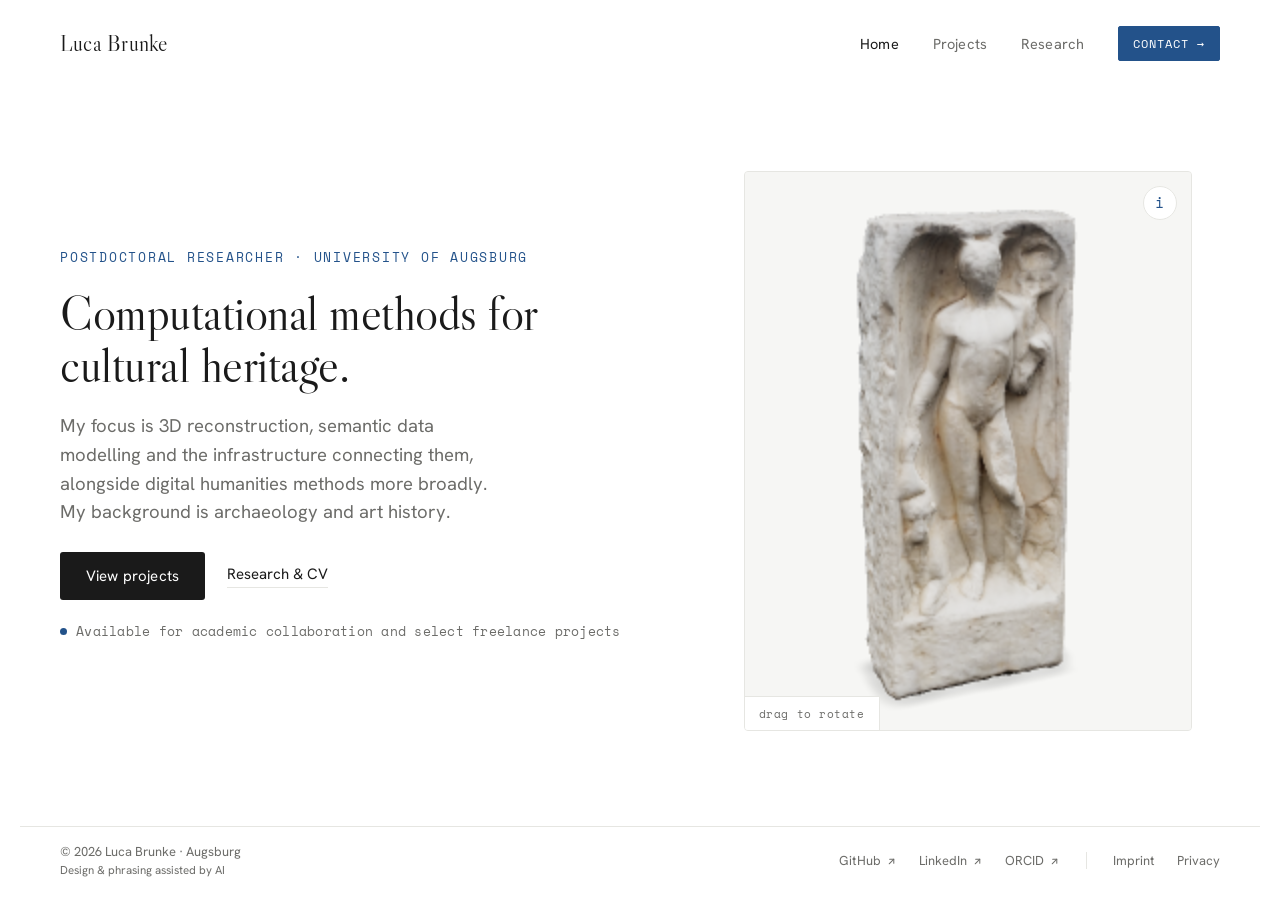
<file: index.html>
<!DOCTYPE html>
<html lang="en">
<head>
<meta charset="utf-8">
<meta name="viewport" content="width=device-width, initial-scale=1">
<title>Luca Brunke · Computational methods for cultural heritage</title>
<meta name="description" content="Luca Brunke, postdoctoral researcher at the University of Augsburg: 3D reconstruction, semantic data modelling and research infrastructure for cultural heritage.">
<link rel="canonical" href="https://lucabrunke.eu/">
<meta property="og:type" content="website">
<meta property="og:site_name" content="Luca Brunke">
<meta property="og:title" content="Luca Brunke · Computational methods for cultural heritage">
<meta property="og:description" content="Luca Brunke, postdoctoral researcher at the University of Augsburg: 3D reconstruction, semantic data modelling and research infrastructure for cultural heritage.">
<meta property="og:url" content="https://lucabrunke.eu/">
<meta property="og:image" content="https://lucabrunke.eu/images/og-image.jpg">
<meta property="og:image:width" content="1200">
<meta property="og:image:height" content="630">
<meta property="og:image:alt" content="Aerial view of the South Coaster wreck in the Exe estuary">
<meta name="twitter:card" content="summary_large_image">
<meta name="author" content="Luca Brunke">
<meta name="ai-generated" content="true">
<meta name="ai-disclosure" content="Layout, visual design and some editorial phrasing assisted by Claude (Anthropic); content and decisions are the site owner's own.">
<link rel="icon" href="assets/favicon.svg" type="image/svg+xml">
<link rel="preload" href="assets/fonts/libre-caslon-display-latin-400-normal.woff2" as="font" type="font/woff2" crossorigin>
<link rel="preload" href="assets/fonts/hanken-grotesk-latin-wght-normal.woff2" as="font" type="font/woff2" crossorigin>
<link rel="preload" href="assets/merkur-poster.jpg" as="image">
<link rel="stylesheet" href="css/theme.css">
<script type="module" src="assets/vendor/model-viewer.min.js"></script>
</head>
<body class="home">

<header class="site-header wrap">
  <a class="wordmark" href="index.html">Luca&nbsp;Brunke</a>
  <nav class="site-nav" aria-label="Main">
    <a href="index.html" aria-current="page">Home</a>
    <a href="projects.html">Projects</a>
    <a href="research.html">Research</a>
    <a class="btn-accent" href="contact.html">Contact →</a>
  </nav>
</header>

<main class="hero wrap">
  <div>
    <p class="kicker">Postdoctoral Researcher · University of Augsburg</p>
    <h1>Computational methods for cultural heritage.</h1>
    <p class="hero-sub">My focus is 3D reconstruction, semantic data modelling and the infrastructure connecting them, alongside digital humanities methods more broadly. My background is archaeology and art history.</p>
    <div class="hero-actions">
      <a class="btn-dark" href="projects.html">View projects</a>
      <a class="link-underline" href="research.html">Research &amp; CV</a>
    </div>
    <p class="availability"><span class="dot" aria-hidden="true"></span>Available for academic collaboration and select freelance projects</p>
  </div>

  <div class="hero-media">
    <div class="model-frame">
      <model-viewer src="assets/merkur.glb" alt="3D model of a Roman relief block showing the god Mercury" camera-controls auto-rotate auto-rotate-delay="600" rotation-per-second="18deg" interaction-prompt="none" shadow-intensity="0.6" exposure="1.05" loading="eager" reveal="auto">
        <div slot="progress-bar"></div>
        <div slot="poster" class="model-poster"><img src="assets/merkur-poster.jpg" alt="" width="800" height="1000" fetchpriority="high"><span class="visually-hidden">Loading 3D model…</span></div>
      </model-viewer>
      <div class="model-hint" aria-hidden="true">drag to rotate</div>

      <button class="info-btn" type="button" aria-label="About this model" aria-expanded="false" aria-controls="model-info">i</button>
      <div class="popover" id="model-info" role="dialog" aria-label="About this model" hidden>
        <button class="popover-close" type="button" aria-label="Close">×</button>
        <div class="eyebrow">Mid-2nd century AD</div>
        <div class="title">Mercury</div>
        <p>Relief block of Mercury, god of commerce. Found in Augsburg near St. Ulrich und Afra around 1500.</p>
        <div class="meta">Photogrammetry · iPhone 17 Pro</div>
      </div>
    </div>
  </div>
</main>

<footer class="site-footer wrap">
  <div class="footer-meta">© 2026 Luca Brunke · Augsburg<a href="imprint.html#ai-notice">Design &amp; phrasing assisted by AI</a></div>
  <div class="footer-links">
    <div>
      <a href="https://github.com/LucaBrunke/" target="_blank" rel="noopener">GitHub<svg class="ext" viewBox="0 0 24 24" fill="none" stroke="currentColor" stroke-width="2.2" stroke-linecap="round" stroke-linejoin="round" aria-hidden="true"><path d="M7 17 17 7"/><path d="M8 7h9v9"/></svg></a>
      <a href="https://www.linkedin.com/in/luca-brunke/" target="_blank" rel="noopener">LinkedIn<svg class="ext" viewBox="0 0 24 24" fill="none" stroke="currentColor" stroke-width="2.2" stroke-linecap="round" stroke-linejoin="round" aria-hidden="true"><path d="M7 17 17 7"/><path d="M8 7h9v9"/></svg></a>
      <a href="https://orcid.org/0000-0002-3138-7901" target="_blank" rel="noopener">ORCID<svg class="ext" viewBox="0 0 24 24" fill="none" stroke="currentColor" stroke-width="2.2" stroke-linecap="round" stroke-linejoin="round" aria-hidden="true"><path d="M7 17 17 7"/><path d="M8 7h9v9"/></svg></a>
    </div>
    <div>
      <a href="imprint.html">Imprint</a>
      <a href="privacy.html">Privacy</a>
    </div>
  </div>
</footer>
<script src="js/home.js"></script>
</body>
</html>
</file>
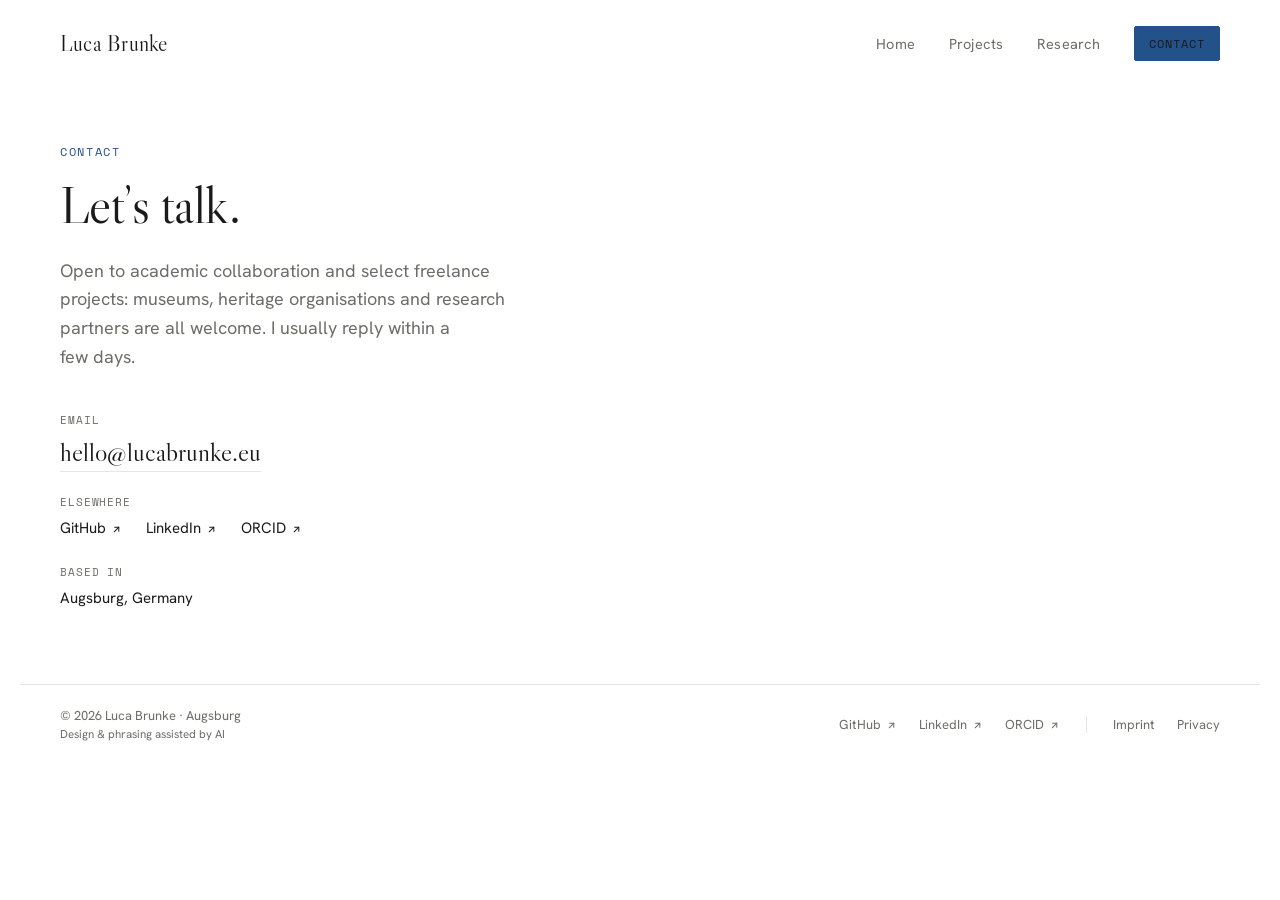
<file: contact.html>
<!DOCTYPE html>
<html lang="en">
<head>
<meta charset="utf-8">
<meta name="viewport" content="width=device-width, initial-scale=1">
<title>Contact · Luca Brunke</title>
<meta name="description" content="Get in touch with Luca Brunke about academic collaboration and select freelance projects.">
<link rel="canonical" href="https://lucabrunke.eu/contact.html">
<meta property="og:type" content="website">
<meta property="og:site_name" content="Luca Brunke">
<meta property="og:title" content="Contact · Luca Brunke">
<meta property="og:description" content="Get in touch with Luca Brunke about academic collaboration and select freelance projects.">
<meta property="og:url" content="https://lucabrunke.eu/contact.html">
<meta property="og:image" content="https://lucabrunke.eu/images/og-image.jpg">
<meta property="og:image:width" content="1200">
<meta property="og:image:height" content="630">
<meta property="og:image:alt" content="Aerial view of the South Coaster wreck in the Exe estuary">
<meta name="twitter:card" content="summary_large_image">
<meta name="author" content="Luca Brunke">
<meta name="ai-generated" content="true">
<meta name="ai-disclosure" content="Layout, visual design and some editorial phrasing assisted by Claude (Anthropic); content and decisions are the site owner's own.">
<link rel="icon" href="assets/favicon.svg" type="image/svg+xml">
<link rel="preload" href="assets/fonts/libre-caslon-display-latin-400-normal.woff2" as="font" type="font/woff2" crossorigin>
<link rel="preload" href="assets/fonts/hanken-grotesk-latin-wght-normal.woff2" as="font" type="font/woff2" crossorigin>
<link rel="stylesheet" href="css/theme.css">
</head>
<body class="contact-page">

<header class="site-header wrap">
  <a class="wordmark" href="index.html">Luca&nbsp;Brunke</a>
  <nav class="site-nav" aria-label="Main">
    <a href="index.html">Home</a>
    <a href="projects.html">Projects</a>
    <a href="research.html">Research</a>
    <a class="btn-accent" href="contact.html" aria-current="page">Contact</a>
  </nav>
</header>

<main class="contact-body wrap">
  <div>
    <p class="kicker">Contact</p>
    <h1 class="page-title">Let’s talk.</h1>
    <p class="lede">Open to academic collaboration and select freelance projects: museums, heritage organisations and research partners are all welcome. I usually reply within a few days.</p>

    <div class="contact-items">
      <div>
        <div class="label">Email</div>
        <a class="email-link" href="mailto:hello@lucabrunke.eu">hello@lucabrunke.eu</a>
      </div>
      <div>
        <div class="label">Elsewhere</div>
        <div class="contact-socials">
          <a href="https://github.com/LucaBrunke/" target="_blank" rel="noopener">GitHub<svg class="ext" viewBox="0 0 24 24" fill="none" stroke="currentColor" stroke-width="2.2" stroke-linecap="round" stroke-linejoin="round" aria-hidden="true"><path d="M7 17 17 7"/><path d="M8 7h9v9"/></svg></a>
          <a href="https://www.linkedin.com/in/luca-brunke/" target="_blank" rel="noopener">LinkedIn<svg class="ext" viewBox="0 0 24 24" fill="none" stroke="currentColor" stroke-width="2.2" stroke-linecap="round" stroke-linejoin="round" aria-hidden="true"><path d="M7 17 17 7"/><path d="M8 7h9v9"/></svg></a>
          <a href="https://orcid.org/0000-0002-3138-7901" target="_blank" rel="noopener">ORCID<svg class="ext" viewBox="0 0 24 24" fill="none" stroke="currentColor" stroke-width="2.2" stroke-linecap="round" stroke-linejoin="round" aria-hidden="true"><path d="M7 17 17 7"/><path d="M8 7h9v9"/></svg></a>
        </div>
      </div>
      <div>
        <div class="label">Based in</div>
        <div class="value">Augsburg, Germany</div>
      </div>
    </div>
  </div>
</main>

<footer class="site-footer wrap">
  <div class="footer-meta">© 2026 Luca Brunke · Augsburg<a href="imprint.html#ai-notice">Design &amp; phrasing assisted by AI</a></div>
  <div class="footer-links">
    <div>
      <a href="https://github.com/LucaBrunke/" target="_blank" rel="noopener">GitHub<svg class="ext" viewBox="0 0 24 24" fill="none" stroke="currentColor" stroke-width="2.2" stroke-linecap="round" stroke-linejoin="round" aria-hidden="true"><path d="M7 17 17 7"/><path d="M8 7h9v9"/></svg></a>
      <a href="https://www.linkedin.com/in/luca-brunke/" target="_blank" rel="noopener">LinkedIn<svg class="ext" viewBox="0 0 24 24" fill="none" stroke="currentColor" stroke-width="2.2" stroke-linecap="round" stroke-linejoin="round" aria-hidden="true"><path d="M7 17 17 7"/><path d="M8 7h9v9"/></svg></a>
      <a href="https://orcid.org/0000-0002-3138-7901" target="_blank" rel="noopener">ORCID<svg class="ext" viewBox="0 0 24 24" fill="none" stroke="currentColor" stroke-width="2.2" stroke-linecap="round" stroke-linejoin="round" aria-hidden="true"><path d="M7 17 17 7"/><path d="M8 7h9v9"/></svg></a>
    </div>
    <div>
      <a href="imprint.html">Imprint</a>
      <a href="privacy.html">Privacy</a>
    </div>
  </div>
</footer>

</body>
</html>
</file>
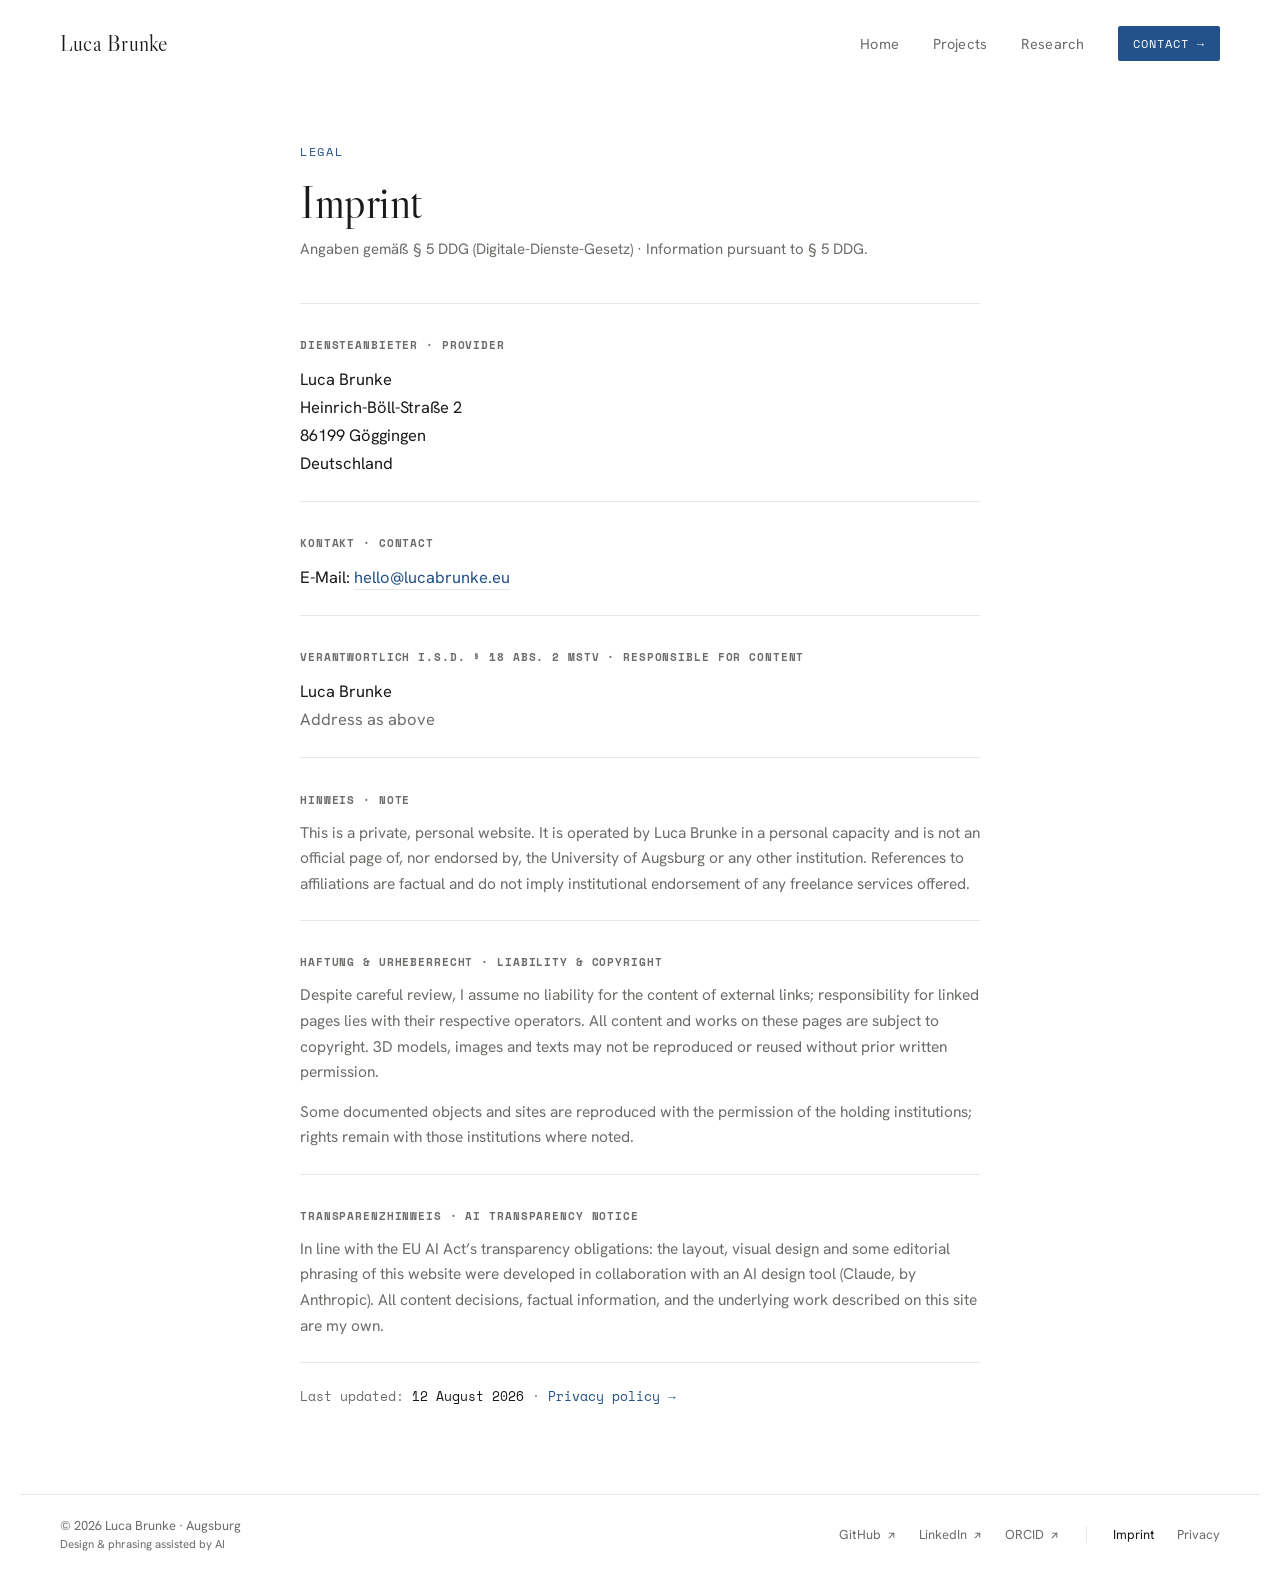
<file: imprint.html>
<!DOCTYPE html>
<html lang="en">
<head>
<meta charset="utf-8">
<meta name="viewport" content="width=device-width, initial-scale=1">
<title>Imprint · Luca Brunke</title>
<meta name="description" content="Imprint (Impressum) pursuant to § 5 DDG for lucabrunke.eu.">
<link rel="canonical" href="https://lucabrunke.eu/imprint.html">
<meta property="og:type" content="website">
<meta property="og:site_name" content="Luca Brunke">
<meta property="og:title" content="Imprint · Luca Brunke">
<meta property="og:description" content="Imprint (Impressum) pursuant to § 5 DDG for lucabrunke.eu.">
<meta property="og:url" content="https://lucabrunke.eu/imprint.html">
<meta property="og:image" content="https://lucabrunke.eu/images/og-image.jpg">
<meta property="og:image:width" content="1200">
<meta property="og:image:height" content="630">
<meta property="og:image:alt" content="Aerial view of the South Coaster wreck in the Exe estuary">
<meta name="twitter:card" content="summary_large_image">
<meta name="author" content="Luca Brunke">
<meta name="ai-generated" content="true">
<meta name="ai-disclosure" content="Layout, visual design and some editorial phrasing assisted by Claude (Anthropic); content and decisions are the site owner's own.">
<link rel="icon" href="assets/favicon.svg" type="image/svg+xml">
<link rel="preload" href="assets/fonts/libre-caslon-display-latin-400-normal.woff2" as="font" type="font/woff2" crossorigin>
<link rel="preload" href="assets/fonts/hanken-grotesk-latin-wght-normal.woff2" as="font" type="font/woff2" crossorigin>
<link rel="stylesheet" href="css/theme.css">
</head>
<body class="legal-page">

<header class="site-header wrap">
  <a class="wordmark" href="index.html">Luca&nbsp;Brunke</a>
  <nav class="site-nav" aria-label="Main">
    <a href="index.html">Home</a>
    <a href="projects.html">Projects</a>
    <a href="research.html">Research</a>
    <a class="btn-accent" href="contact.html">Contact →</a>
  </nav>
</header>

<main class="legal">
  <p class="kicker">Legal</p>
  <h1 class="page-title">Imprint</h1>
  <p class="legal-intro"><span lang="de">Angaben gemäß § 5 DDG (Digitale-Dienste-Gesetz)</span> · Information pursuant to § 5 DDG.</p>

  <section class="legal-block">
    <h2 class="label">Diensteanbieter · Provider</h2>
    <address>
      Luca Brunke<br>
      Heinrich-Böll-Straße 2<br>
      86199 Göggingen<br>
      Deutschland
    </address>
  </section>

  <section class="legal-block">
    <h2 class="label">Kontakt · Contact</h2>
    <div class="body">E-Mail: <a href="mailto:hello@lucabrunke.eu">hello@lucabrunke.eu</a></div>
  </section>

  <section class="legal-block">
    <h2 class="label">Verantwortlich i.S.d. § 18 Abs. 2 MStV · Responsible for content</h2>
    <address>
      Luca Brunke<br>
      <span class="muted">Address as above</span>
    </address>
  </section>

  <section class="legal-block">
    <h2 class="label">Hinweis · Note</h2>
    <p>This is a private, personal website. It is operated by Luca Brunke in a personal capacity and is not an official page of, nor endorsed by, the University of Augsburg or any other institution. References to affiliations are factual and do not imply institutional endorsement of any freelance services offered.</p>
  </section>

  <section class="legal-block">
    <h2 class="label">Haftung &amp; Urheberrecht · Liability &amp; copyright</h2>
    <p>Despite careful review, I assume no liability for the content of external links; responsibility for linked pages lies with their respective operators. All content and works on these pages are subject to copyright. 3D models, images and texts may not be reproduced or reused without prior written permission.</p>
    <p>Some documented objects and sites are reproduced with the permission of the holding institutions; rights remain with those institutions where noted.</p>
  </section>

  <section class="legal-block" id="ai-notice">
    <h2 class="label">Transparenzhinweis · AI transparency notice</h2>
    <p>In line with the EU AI Act’s transparency obligations: the layout, visual design and some editorial phrasing of this website were developed in collaboration with an AI design tool (Claude, by Anthropic). All content decisions, factual information, and the underlying work described on this site are my own.</p>
  </section>

  <div class="legal-updated">Last updated: <span>12 August 2026</span> · <a href="privacy.html">Privacy policy →</a></div>
</main>

<footer class="site-footer wrap">
  <div class="footer-meta">© 2026 Luca Brunke · Augsburg<a href="imprint.html#ai-notice">Design &amp; phrasing assisted by AI</a></div>
  <div class="footer-links">
    <div>
      <a href="https://github.com/LucaBrunke/" target="_blank" rel="noopener">GitHub<svg class="ext" viewBox="0 0 24 24" fill="none" stroke="currentColor" stroke-width="2.2" stroke-linecap="round" stroke-linejoin="round" aria-hidden="true"><path d="M7 17 17 7"/><path d="M8 7h9v9"/></svg></a>
      <a href="https://www.linkedin.com/in/luca-brunke/" target="_blank" rel="noopener">LinkedIn<svg class="ext" viewBox="0 0 24 24" fill="none" stroke="currentColor" stroke-width="2.2" stroke-linecap="round" stroke-linejoin="round" aria-hidden="true"><path d="M7 17 17 7"/><path d="M8 7h9v9"/></svg></a>
      <a href="https://orcid.org/0000-0002-3138-7901" target="_blank" rel="noopener">ORCID<svg class="ext" viewBox="0 0 24 24" fill="none" stroke="currentColor" stroke-width="2.2" stroke-linecap="round" stroke-linejoin="round" aria-hidden="true"><path d="M7 17 17 7"/><path d="M8 7h9v9"/></svg></a>
    </div>
    <div>
      <a href="imprint.html" aria-current="page">Imprint</a>
      <a href="privacy.html">Privacy</a>
    </div>
  </div>
</footer>

</body>
</html>
</file>
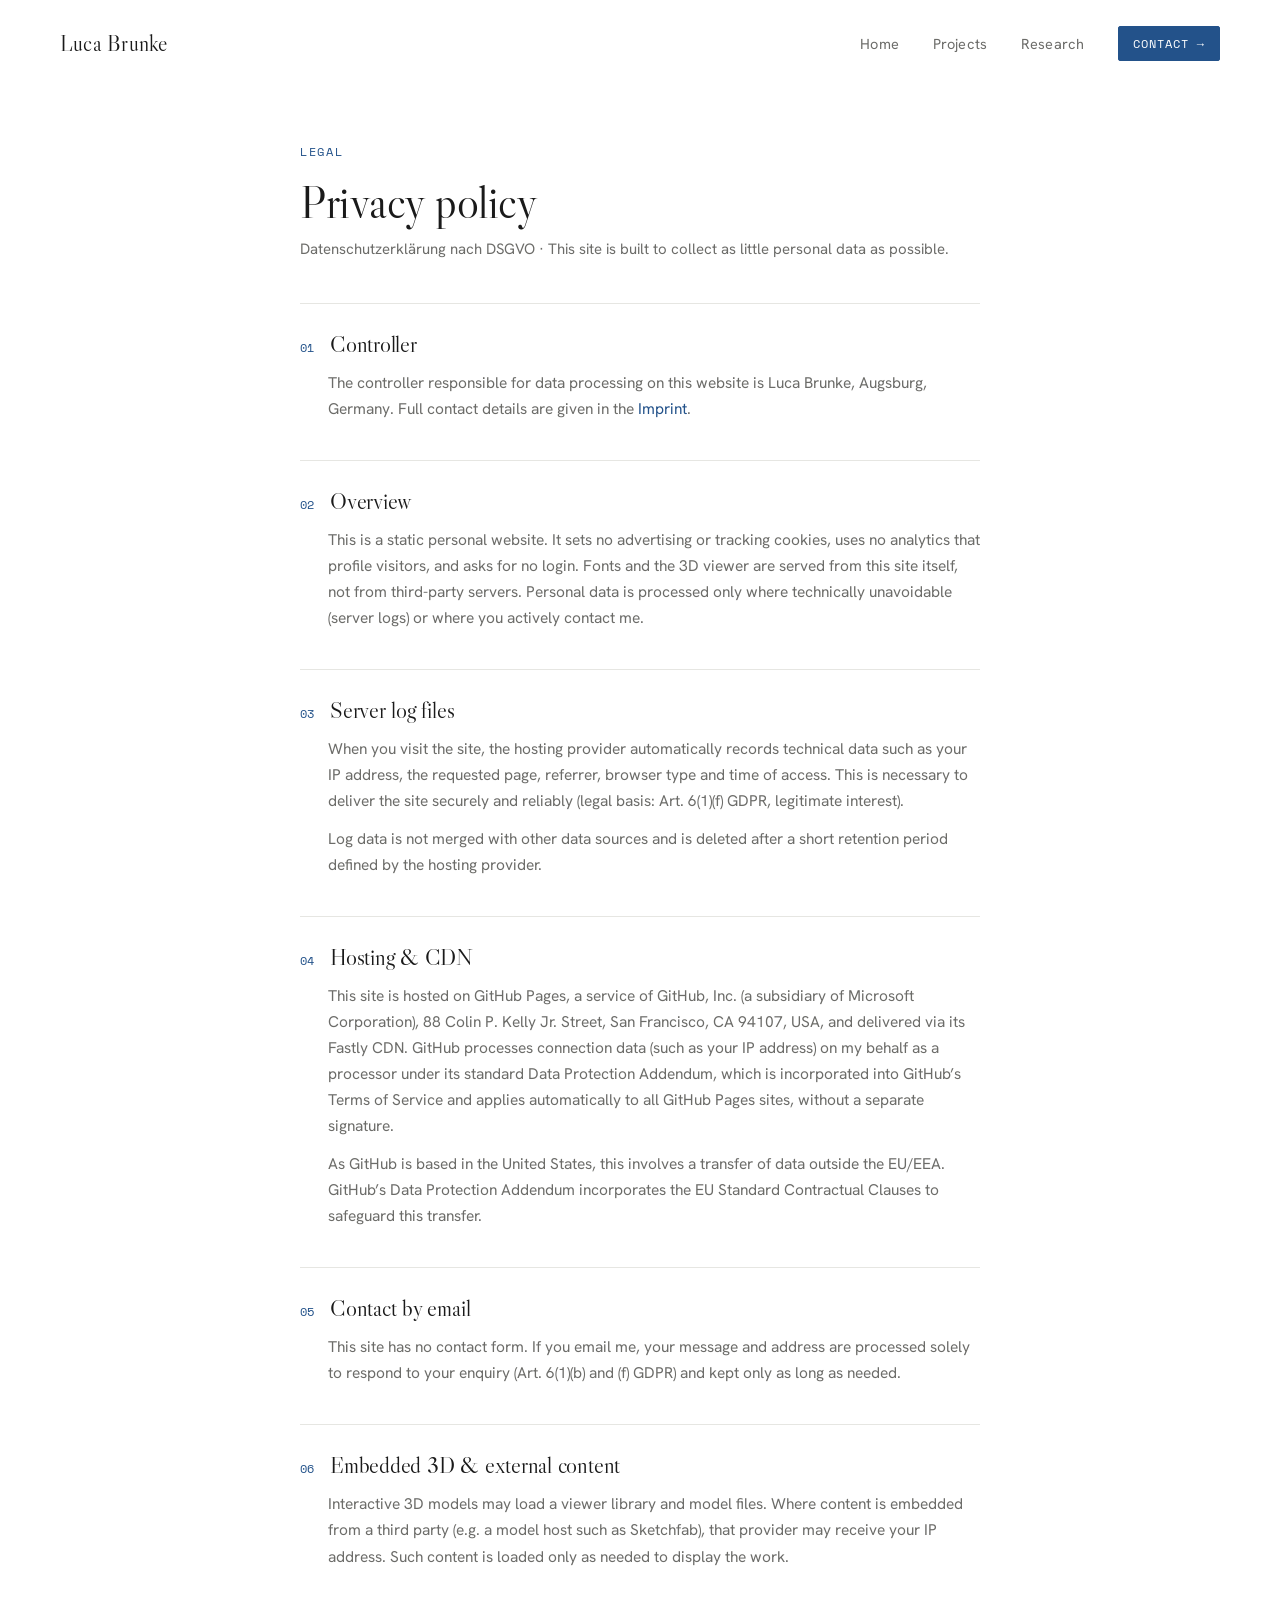
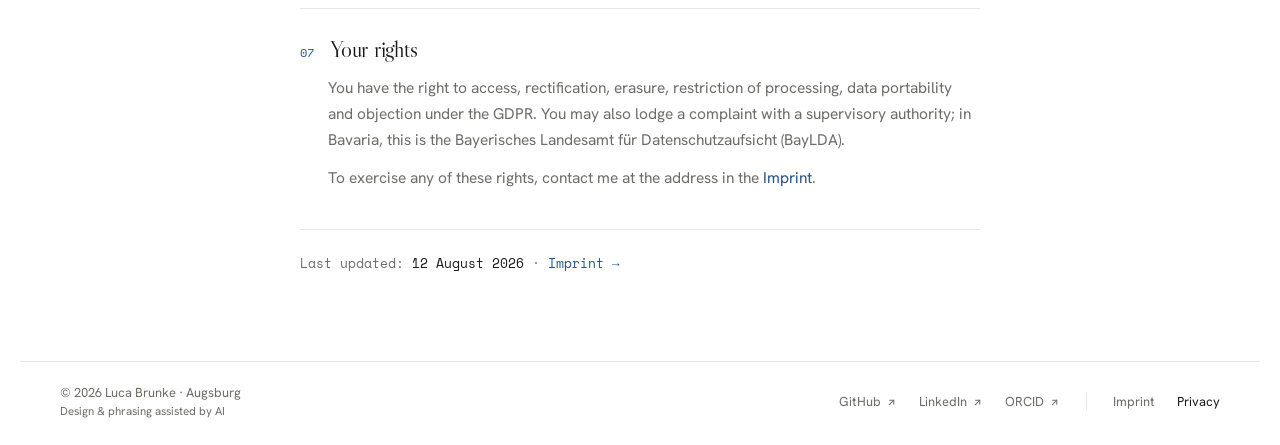
<file: privacy.html>
<!DOCTYPE html>
<html lang="en">
<head>
<meta charset="utf-8">
<meta name="viewport" content="width=device-width, initial-scale=1">
<title>Privacy policy · Luca Brunke</title>
<meta name="description" content="Privacy policy (Datenschutzerklärung) for lucabrunke.eu under the GDPR.">
<link rel="canonical" href="https://lucabrunke.eu/privacy.html">
<meta property="og:type" content="website">
<meta property="og:site_name" content="Luca Brunke">
<meta property="og:title" content="Privacy policy · Luca Brunke">
<meta property="og:description" content="Privacy policy (Datenschutzerklärung) for lucabrunke.eu under the GDPR.">
<meta property="og:url" content="https://lucabrunke.eu/privacy.html">
<meta property="og:image" content="https://lucabrunke.eu/images/og-image.jpg">
<meta property="og:image:width" content="1200">
<meta property="og:image:height" content="630">
<meta property="og:image:alt" content="Aerial view of the South Coaster wreck in the Exe estuary">
<meta name="twitter:card" content="summary_large_image">
<meta name="author" content="Luca Brunke">
<meta name="ai-generated" content="true">
<meta name="ai-disclosure" content="Layout, visual design and some editorial phrasing assisted by Claude (Anthropic); content and decisions are the site owner's own.">
<link rel="icon" href="assets/favicon.svg" type="image/svg+xml">
<link rel="preload" href="assets/fonts/libre-caslon-display-latin-400-normal.woff2" as="font" type="font/woff2" crossorigin>
<link rel="preload" href="assets/fonts/hanken-grotesk-latin-wght-normal.woff2" as="font" type="font/woff2" crossorigin>
<link rel="stylesheet" href="css/theme.css">
</head>
<body class="legal-page">

<header class="site-header wrap">
  <a class="wordmark" href="index.html">Luca&nbsp;Brunke</a>
  <nav class="site-nav" aria-label="Main">
    <a href="index.html">Home</a>
    <a href="projects.html">Projects</a>
    <a href="research.html">Research</a>
    <a class="btn-accent" href="contact.html">Contact →</a>
  </nav>
</header>

<main class="legal">
  <p class="kicker">Legal</p>
  <h1 class="page-title">Privacy policy</h1>
  <p class="legal-intro"><span lang="de">Datenschutzerklärung nach DSGVO</span> · This site is built to collect as little personal data as possible.</p>

  <section class="legal-section">
    <div class="legal-section-head">
      <span class="num">01</span>
      <h2>Controller</h2>
    </div>
    <div class="paras">
      <p>The controller responsible for data processing on this website is Luca Brunke, Augsburg, Germany. Full contact details are given in the <a href="imprint.html">Imprint</a>.</p>
    </div>
  </section>

  <section class="legal-section">
    <div class="legal-section-head">
      <span class="num">02</span>
      <h2>Overview</h2>
    </div>
    <div class="paras">
      <p>This is a static personal website. It sets no advertising or tracking cookies, uses no analytics that profile visitors, and asks for no login. Fonts and the 3D viewer are served from this site itself, not from third-party servers. Personal data is processed only where technically unavoidable (server logs) or where you actively contact me.</p>
    </div>
  </section>

  <section class="legal-section">
    <div class="legal-section-head">
      <span class="num">03</span>
      <h2>Server log files</h2>
    </div>
    <div class="paras">
      <p>When you visit the site, the hosting provider automatically records technical data such as your IP address, the requested page, referrer, browser type and time of access. This is necessary to deliver the site securely and reliably (legal basis: Art. 6(1)(f) GDPR, legitimate interest).</p>
      <p>Log data is not merged with other data sources and is deleted after a short retention period defined by the hosting provider.</p>
    </div>
  </section>

  <section class="legal-section">
    <div class="legal-section-head">
      <span class="num">04</span>
      <h2>Hosting &amp; CDN</h2>
    </div>
    <div class="paras">
      <p>This site is hosted on GitHub Pages, a service of GitHub, Inc. (a subsidiary of Microsoft Corporation), 88 Colin P. Kelly Jr. Street, San Francisco, CA 94107, USA, and delivered via its Fastly CDN. GitHub processes connection data (such as your IP address) on my behalf as a processor under its standard Data Protection Addendum, which is incorporated into GitHub’s Terms of Service and applies automatically to all GitHub Pages sites, without a separate signature.</p>
      <p>As GitHub is based in the United States, this involves a transfer of data outside the EU/EEA. GitHub’s Data Protection Addendum incorporates the EU Standard Contractual Clauses to safeguard this transfer.</p>
    </div>
  </section>

  <section class="legal-section">
    <div class="legal-section-head">
      <span class="num">05</span>
      <h2>Contact by email</h2>
    </div>
    <div class="paras">
      <p>This site has no contact form. If you email me, your message and address are processed solely to respond to your enquiry (Art. 6(1)(b) and (f) GDPR) and kept only as long as needed.</p>
    </div>
  </section>

  <section class="legal-section">
    <div class="legal-section-head">
      <span class="num">06</span>
      <h2>Embedded 3D &amp; external content</h2>
    </div>
    <div class="paras">
      <p>Interactive 3D models may load a viewer library and model files. Where content is embedded from a third party (e.g. a model host such as Sketchfab), that provider may receive your IP address. Such content is loaded only as needed to display the work.</p>
    </div>
  </section>

  <section class="legal-section">
    <div class="legal-section-head">
      <span class="num">07</span>
      <h2>Your rights</h2>
    </div>
    <div class="paras">
      <p>You have the right to access, rectification, erasure, restriction of processing, data portability and objection under the GDPR. You may also lodge a complaint with a supervisory authority; in Bavaria, this is the Bayerisches Landesamt für Datenschutzaufsicht (BayLDA).</p>
      <p>To exercise any of these rights, contact me at the address in the <a href="imprint.html">Imprint</a>.</p>
    </div>
  </section>

  <div class="legal-updated">Last updated: <span>12 August 2026</span> · <a href="imprint.html">Imprint →</a></div>
</main>

<footer class="site-footer wrap">
  <div class="footer-meta">© 2026 Luca Brunke · Augsburg<a href="imprint.html#ai-notice">Design &amp; phrasing assisted by AI</a></div>
  <div class="footer-links">
    <div>
      <a href="https://github.com/LucaBrunke/" target="_blank" rel="noopener">GitHub<svg class="ext" viewBox="0 0 24 24" fill="none" stroke="currentColor" stroke-width="2.2" stroke-linecap="round" stroke-linejoin="round" aria-hidden="true"><path d="M7 17 17 7"/><path d="M8 7h9v9"/></svg></a>
      <a href="https://www.linkedin.com/in/luca-brunke/" target="_blank" rel="noopener">LinkedIn<svg class="ext" viewBox="0 0 24 24" fill="none" stroke="currentColor" stroke-width="2.2" stroke-linecap="round" stroke-linejoin="round" aria-hidden="true"><path d="M7 17 17 7"/><path d="M8 7h9v9"/></svg></a>
      <a href="https://orcid.org/0000-0002-3138-7901" target="_blank" rel="noopener">ORCID<svg class="ext" viewBox="0 0 24 24" fill="none" stroke="currentColor" stroke-width="2.2" stroke-linecap="round" stroke-linejoin="round" aria-hidden="true"><path d="M7 17 17 7"/><path d="M8 7h9v9"/></svg></a>
    </div>
    <div>
      <a href="imprint.html">Imprint</a>
      <a href="privacy.html" aria-current="page">Privacy</a>
    </div>
  </div>
</footer>

</body>
</html>
</file>
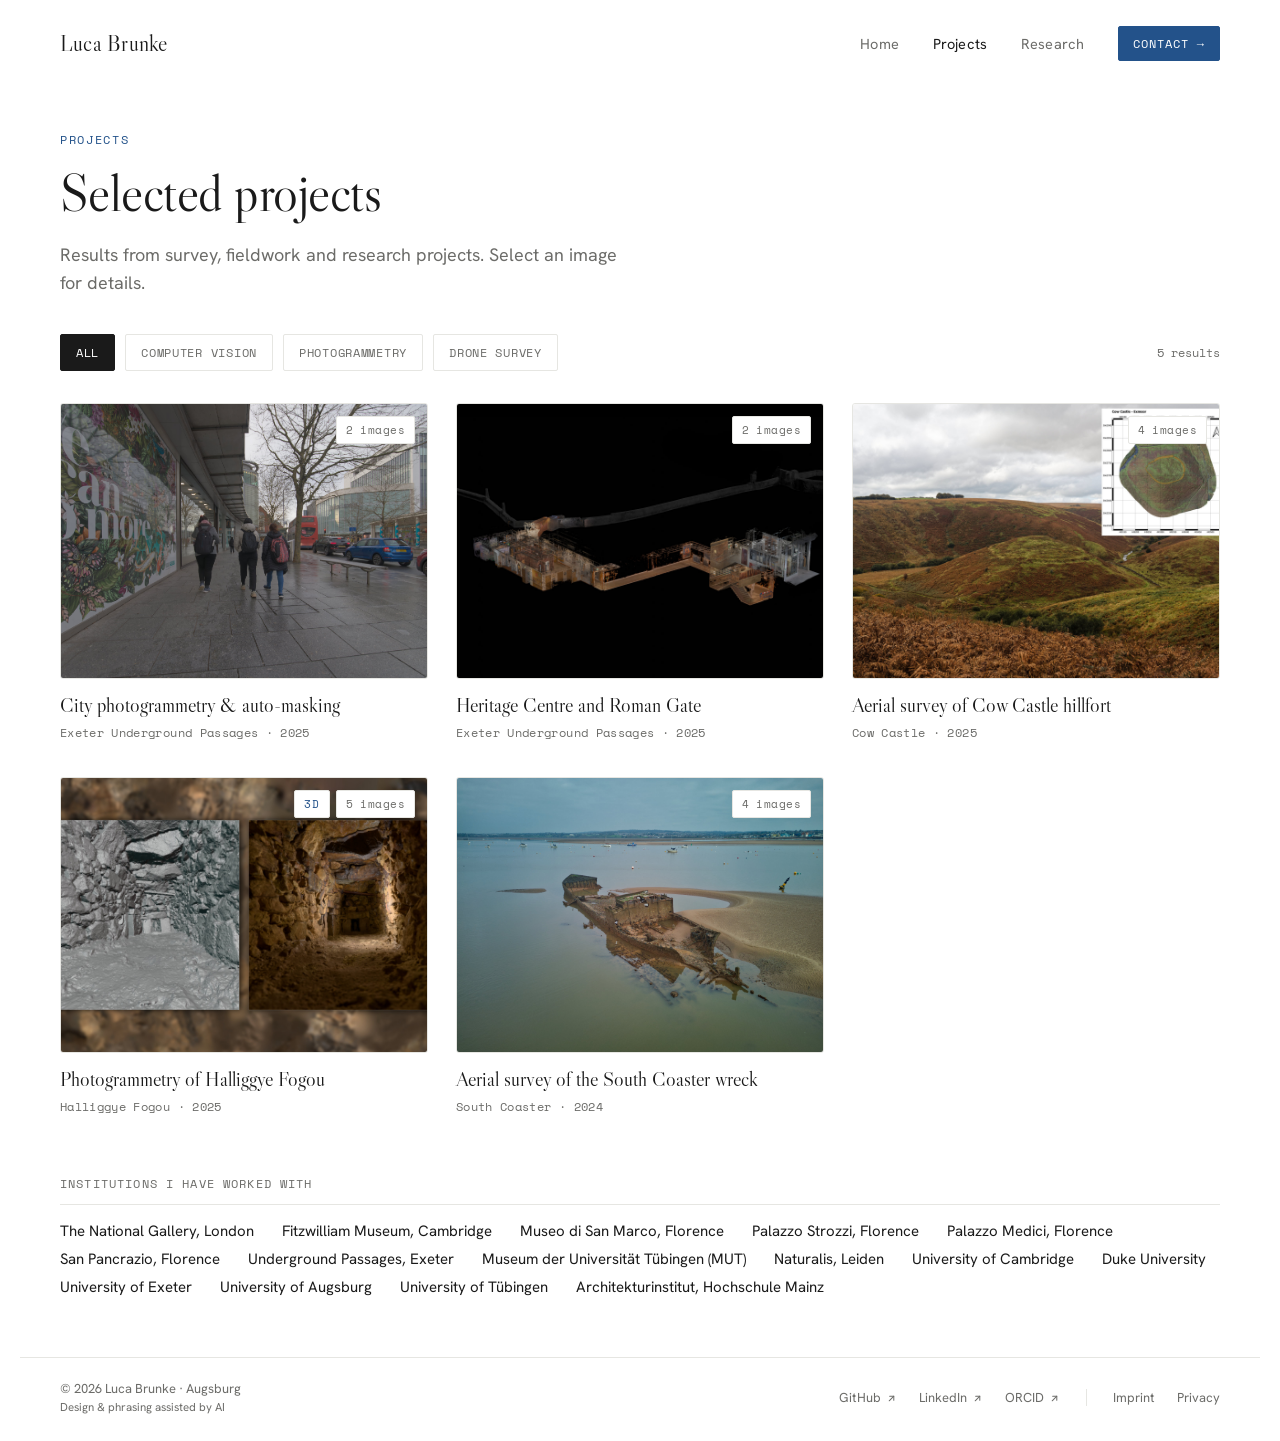
<file: projects.html>
<!DOCTYPE html>
<html lang="en">
<head>
<meta charset="utf-8">
<meta name="viewport" content="width=device-width, initial-scale=1">
<title>Projects · Luca Brunke</title>
<meta name="description" content="Selected results from survey, fieldwork and research projects: photogrammetry, drone survey and computer vision for cultural heritage.">
<link rel="canonical" href="https://lucabrunke.eu/projects.html">
<meta property="og:type" content="website">
<meta property="og:site_name" content="Luca Brunke">
<meta property="og:title" content="Projects · Luca Brunke">
<meta property="og:description" content="Selected results from survey, fieldwork and research projects: photogrammetry, drone survey and computer vision for cultural heritage.">
<meta property="og:url" content="https://lucabrunke.eu/projects.html">
<meta property="og:image" content="https://lucabrunke.eu/images/og-image.jpg">
<meta property="og:image:width" content="1200">
<meta property="og:image:height" content="630">
<meta property="og:image:alt" content="Aerial view of the South Coaster wreck in the Exe estuary">
<meta name="twitter:card" content="summary_large_image">
<meta name="author" content="Luca Brunke">
<meta name="ai-generated" content="true">
<meta name="ai-disclosure" content="Layout, visual design and some editorial phrasing assisted by Claude (Anthropic); content and decisions are the site owner's own.">
<link rel="icon" href="assets/favicon.svg" type="image/svg+xml">
<link rel="preload" href="assets/fonts/libre-caslon-display-latin-400-normal.woff2" as="font" type="font/woff2" crossorigin>
<link rel="preload" href="assets/fonts/hanken-grotesk-latin-wght-normal.woff2" as="font" type="font/woff2" crossorigin>
<link rel="stylesheet" href="css/theme.css">
<script type="module" src="assets/vendor/model-viewer.min.js"></script>
</head>
<body class="projects-page">

<header class="site-header wrap">
  <a class="wordmark" href="index.html">Luca&nbsp;Brunke</a>
  <nav class="site-nav" aria-label="Main">
    <a href="index.html">Home</a>
    <a href="projects.html" aria-current="page">Projects</a>
    <a href="research.html">Research</a>
    <a class="btn-accent" href="contact.html">Contact →</a>
  </nav>
</header>

<main>
  <section class="page-head wrap">
    <p class="kicker">Projects</p>
    <h1 class="page-title">Selected projects</h1>
    <p class="lede">Results from survey, fieldwork and research projects. Select an image for details.</p>
  </section>

  <section class="filters wrap" aria-label="Filter results">
    <div class="chips" id="chips"></div>
    <div class="result-count" id="count" aria-live="polite"></div>
  </section>

  <section class="grid-section wrap">
    <div class="result-grid" id="grid"></div>
    <noscript><p class="lede">The project gallery needs JavaScript.</p></noscript>
  </section>

  <section class="collab-section wrap" aria-labelledby="h-collab">
    <h2 class="section-label" id="h-collab">Institutions I have worked with</h2>
    <ul class="collab-list">
      <li>The National Gallery, London</li>
      <li>Fitzwilliam Museum, Cambridge</li>
      <li>Museo di San Marco, Florence</li>
      <li>Palazzo Strozzi, Florence</li>
      <li>Palazzo Medici, Florence</li>
      <li>San Pancrazio, Florence</li>
      <li>Underground Passages, Exeter</li>
      <li>Museum der Universität Tübingen (MUT)</li>
      <li>Naturalis, Leiden</li>
      <li>University of Cambridge</li>
      <li>Duke University</li>
      <li>University of Exeter</li>
      <li>University of Augsburg</li>
      <li>University of Tübingen</li>
      <li>Architekturinstitut, Hochschule Mainz</li>
    </ul>
  </section>
</main>

<div class="lightbox" id="lightbox" hidden>
  <div class="lightbox-panel" role="dialog" aria-modal="true" aria-labelledby="lb-title">
    <button class="round-btn lightbox-close" type="button" id="lb-close" aria-label="Close">×</button>
    <div class="stage" id="lb-stage"></div>
    <div class="thumbs" id="lb-thumbs"></div>
    <div class="caption">
      <div class="caption-text">
        <div class="eyebrow" id="lb-eyebrow"></div>
        <h2 id="lb-title"></h2>
        <p id="lb-desc"></p>
      </div>
      <div class="caption-actions" id="lb-actions"></div>
    </div>
  </div>
</div>

<footer class="site-footer wrap">
  <div class="footer-meta">© 2026 Luca Brunke · Augsburg<a href="imprint.html#ai-notice">Design &amp; phrasing assisted by AI</a></div>
  <div class="footer-links">
    <div>
      <a href="https://github.com/LucaBrunke/" target="_blank" rel="noopener">GitHub<svg class="ext" viewBox="0 0 24 24" fill="none" stroke="currentColor" stroke-width="2.2" stroke-linecap="round" stroke-linejoin="round" aria-hidden="true"><path d="M7 17 17 7"/><path d="M8 7h9v9"/></svg></a>
      <a href="https://www.linkedin.com/in/luca-brunke/" target="_blank" rel="noopener">LinkedIn<svg class="ext" viewBox="0 0 24 24" fill="none" stroke="currentColor" stroke-width="2.2" stroke-linecap="round" stroke-linejoin="round" aria-hidden="true"><path d="M7 17 17 7"/><path d="M8 7h9v9"/></svg></a>
      <a href="https://orcid.org/0000-0002-3138-7901" target="_blank" rel="noopener">ORCID<svg class="ext" viewBox="0 0 24 24" fill="none" stroke="currentColor" stroke-width="2.2" stroke-linecap="round" stroke-linejoin="round" aria-hidden="true"><path d="M7 17 17 7"/><path d="M8 7h9v9"/></svg></a>
    </div>
    <div>
      <a href="imprint.html">Imprint</a>
      <a href="privacy.html">Privacy</a>
    </div>
  </div>
</footer>
<script type="module" src="js/projects.js"></script>
</body>
</html>
</file>
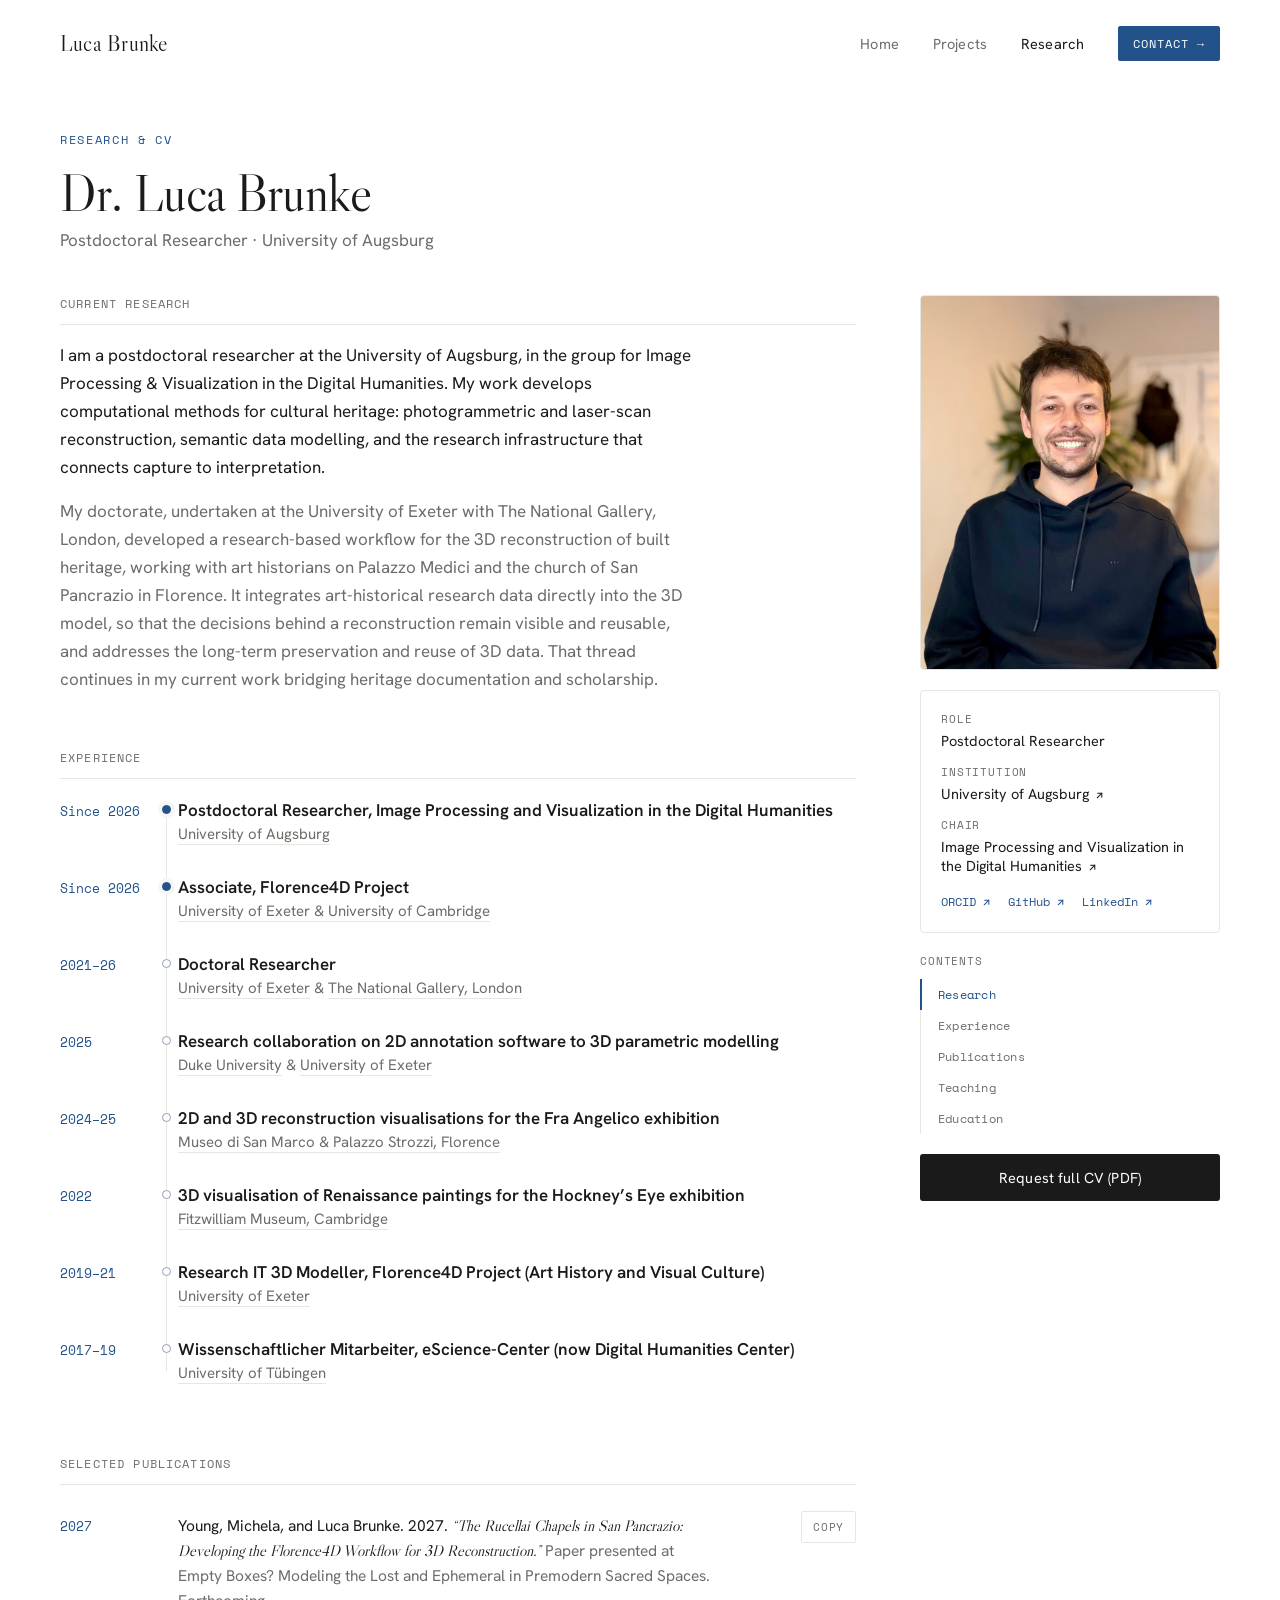
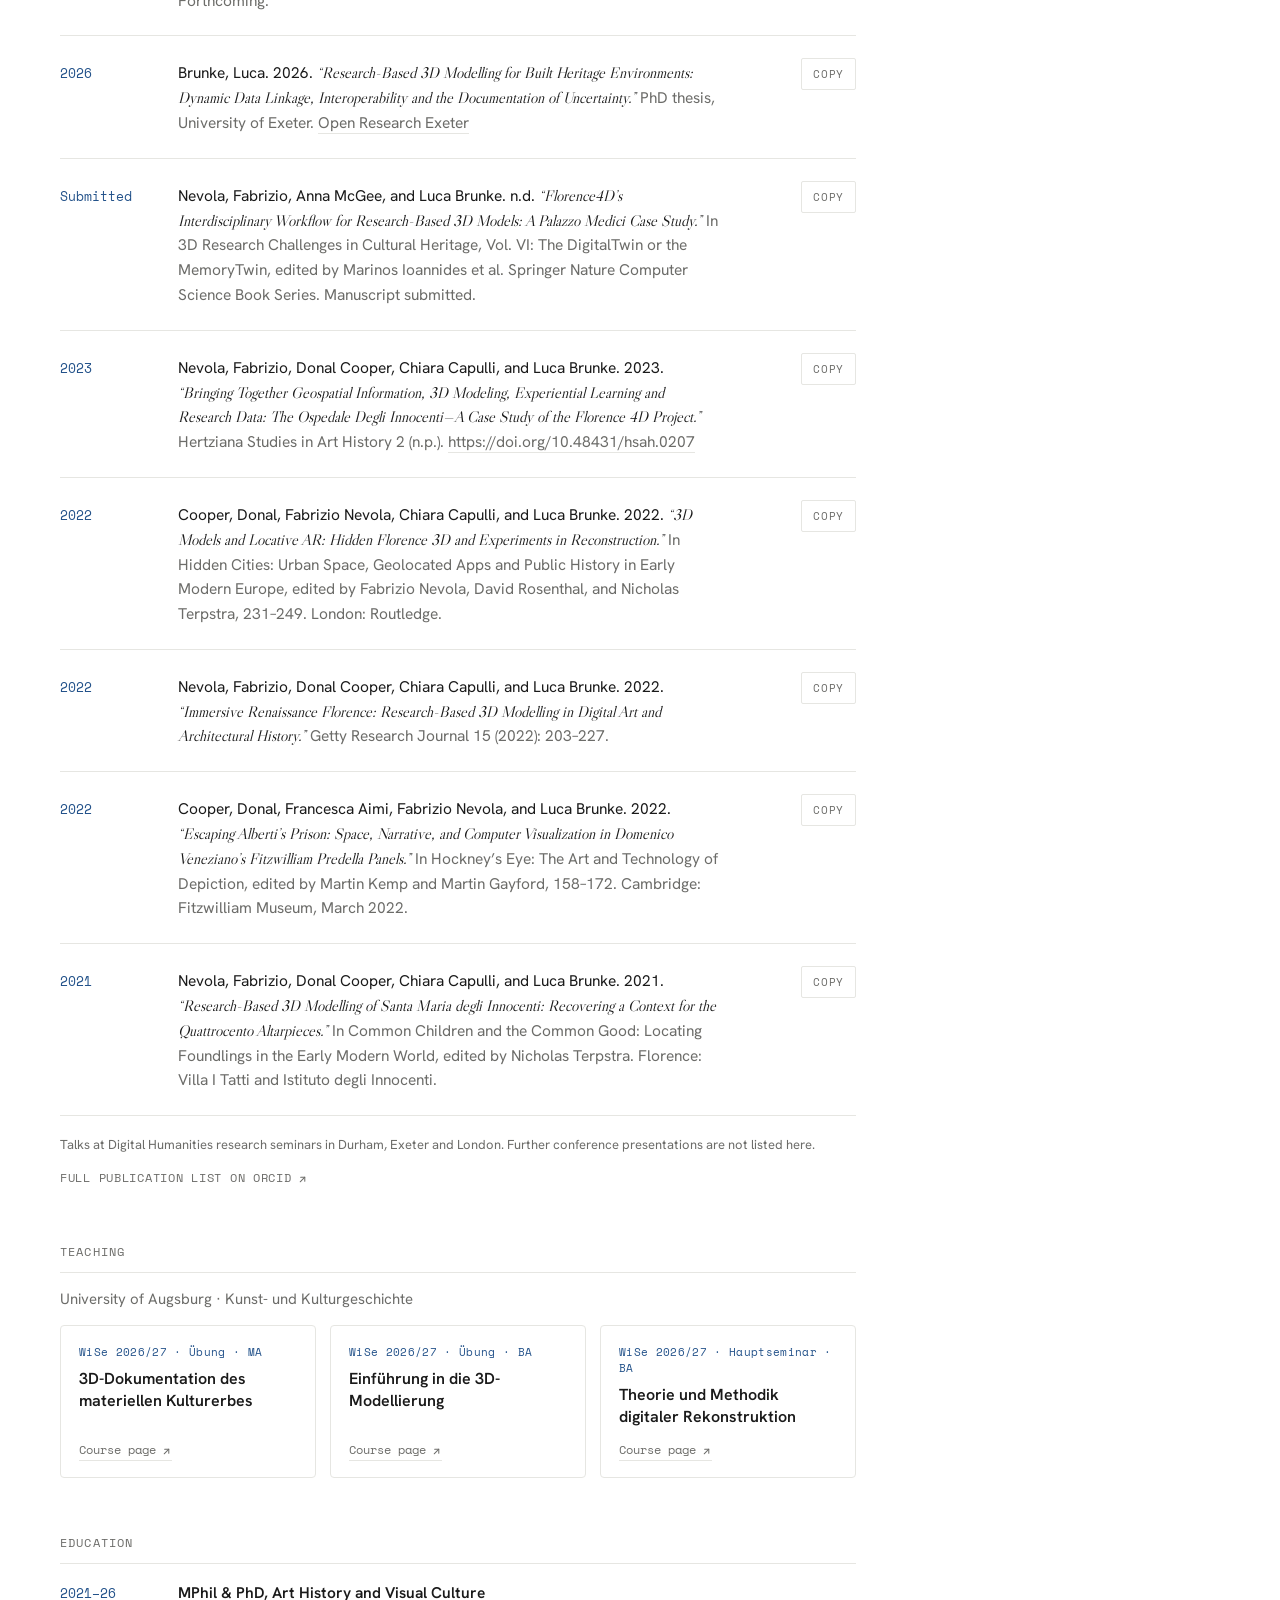
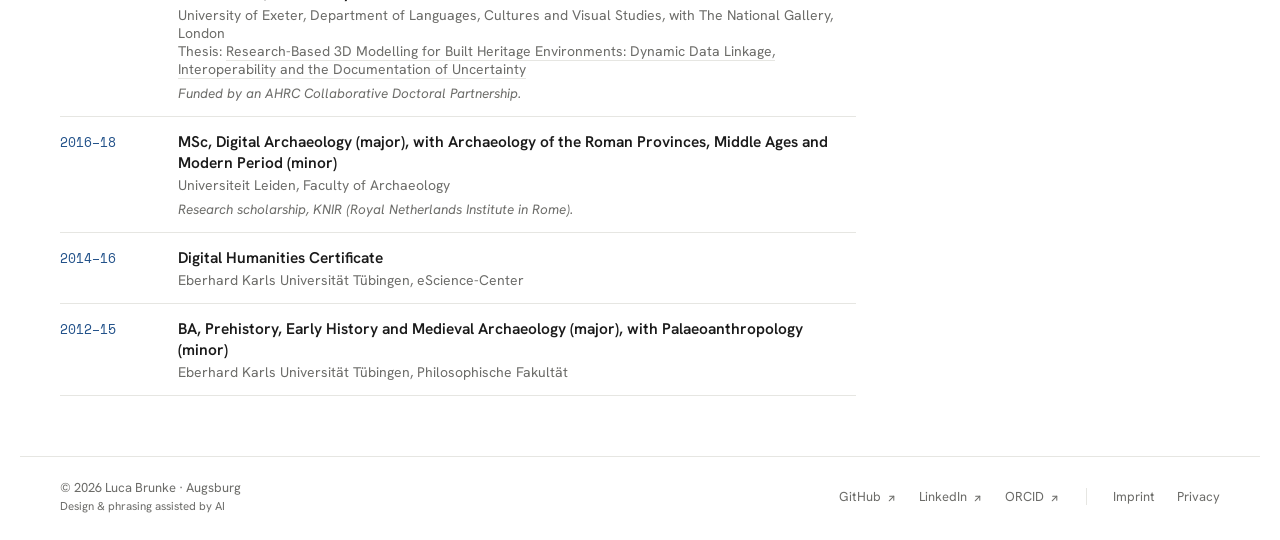
<file: research.html>
<!DOCTYPE html>
<html lang="en">
<head>
<meta charset="utf-8">
<meta name="viewport" content="width=device-width, initial-scale=1">
<title>Research & CV · Dr. Luca Brunke</title>
<meta name="description" content="Dr. Luca Brunke, postdoctoral researcher at the University of Augsburg: education, experience, teaching and selected publications.">
<link rel="canonical" href="https://lucabrunke.eu/research.html">
<meta property="og:type" content="website">
<meta property="og:site_name" content="Luca Brunke">
<meta property="og:title" content="Research & CV · Dr. Luca Brunke">
<meta property="og:description" content="Dr. Luca Brunke, postdoctoral researcher at the University of Augsburg: education, experience, teaching and selected publications.">
<meta property="og:url" content="https://lucabrunke.eu/research.html">
<meta property="og:image" content="https://lucabrunke.eu/images/og-image.jpg">
<meta property="og:image:width" content="1200">
<meta property="og:image:height" content="630">
<meta property="og:image:alt" content="Aerial view of the South Coaster wreck in the Exe estuary">
<meta name="twitter:card" content="summary_large_image">
<meta name="author" content="Luca Brunke">
<meta name="ai-generated" content="true">
<meta name="ai-disclosure" content="Layout, visual design and some editorial phrasing assisted by Claude (Anthropic); content and decisions are the site owner's own.">
<link rel="icon" href="assets/favicon.svg" type="image/svg+xml">
<link rel="preload" href="assets/fonts/libre-caslon-display-latin-400-normal.woff2" as="font" type="font/woff2" crossorigin>
<link rel="preload" href="assets/fonts/hanken-grotesk-latin-wght-normal.woff2" as="font" type="font/woff2" crossorigin>
<link rel="stylesheet" href="css/theme.css">
</head>
<body class="research-page">

<header class="site-header wrap">
  <a class="wordmark" href="index.html">Luca&nbsp;Brunke</a>
  <nav class="site-nav" aria-label="Main">
    <a href="index.html">Home</a>
    <a href="projects.html">Projects</a>
    <a href="research.html" aria-current="page">Research</a>
    <a class="btn-accent" href="contact.html">Contact →</a>
  </nav>
</header>

<main>
  <section class="page-head research-head wrap">
    <p class="kicker">Research &amp; CV</p>
    <h1 class="page-title">Dr. Luca Brunke</h1>
    <div class="subtitle">Postdoctoral Researcher · University of Augsburg</div>
  </section>

  <div class="research-body wrap">
    <div>
      <section class="cv-section" id="research" aria-labelledby="h-current">
        <h2 class="section-label" id="h-current">Current research</h2>
        <p class="intro">I am a postdoctoral researcher at the University of Augsburg, in the group for Image Processing &amp; Visualization in the Digital Humanities. My work develops computational methods for cultural heritage: photogrammetric and laser-scan reconstruction, semantic data modelling, and the research infrastructure that connects capture to interpretation.</p>
        <p class="intro">My doctorate, undertaken at the University of Exeter with The National Gallery, London, developed a research-based workflow for the 3D reconstruction of built heritage, working with art historians on Palazzo Medici and the church of San Pancrazio in Florence. It integrates art-historical research data directly into the 3D model, so that the decisions behind a reconstruction remain visible and reusable, and addresses the long-term preservation and reuse of 3D data. That thread continues in my current work bridging heritage documentation and scholarship.</p>
      </section>

      <section class="cv-section" id="experience" aria-labelledby="h-experience">
        <h2 class="section-label" id="h-experience">Experience</h2>
        <ul class="cv-list timeline">
          <li class="cv-row is-current">
            <div class="cv-years">Since 2026</div>
            <div>
              <div class="cv-title-line">
                <div class="cv-title">Postdoctoral Researcher, Image Processing and Visualization in the Digital Humanities</div>
              </div>
              <div class="cv-place"><a href="https://www.uni-augsburg.de/de/fakultaet/philhist/professuren/kunst-und-kulturgeschichte/image-processing-and-visualization-in-the-digital-humanities/" target="_blank" rel="noopener">University of Augsburg</a></div>
            </div>
          </li>
          <li class="cv-row is-current">
            <div class="cv-years">Since 2026</div>
            <div>
              <div class="cv-title-line">
                <div class="cv-title">Associate, Florence4D Project</div>
              </div>
              <div class="cv-place"><a href="http://florence4d.org/" target="_blank" rel="noopener">University of Exeter &amp; University of Cambridge</a></div>
            </div>
          </li>
          <li class="cv-row">
            <div class="cv-years">2021–26</div>
            <div>
              <div class="cv-title-line">
                <div class="cv-title">Doctoral Researcher</div>
              </div>
              <div class="cv-place"><a href="https://www.exeter.ac.uk" target="_blank" rel="noopener">University of Exeter</a> &amp; <a href="https://www.nationalgallery.org.uk" target="_blank" rel="noopener">The National Gallery, London</a></div>
            </div>
          </li>
          <li class="cv-row">
            <div class="cv-years">2025</div>
            <div>
              <div class="cv-title-line">
                <div class="cv-title">Research collaboration on 2D annotation software to 3D parametric modelling</div>
              </div>
              <div class="cv-place"><a href="https://www.duke.edu" target="_blank" rel="noopener">Duke University</a> &amp; <a href="https://www.exeter.ac.uk" target="_blank" rel="noopener">University of Exeter</a></div>
            </div>
          </li>
          <li class="cv-row">
            <div class="cv-years">2024–25</div>
            <div>
              <div class="cv-title-line">
                <div class="cv-title">2D and 3D reconstruction visualisations for the Fra Angelico exhibition</div>
              </div>
              <div class="cv-place"><a href="https://www.palazzostrozzi.org/en/exhibition/angelico/" target="_blank" rel="noopener">Museo di San Marco &amp; Palazzo Strozzi, Florence</a></div>
            </div>
          </li>
          <li class="cv-row">
            <div class="cv-years">2022</div>
            <div>
              <div class="cv-title-line">
                <div class="cv-title">3D visualisation of Renaissance paintings for the Hockney’s Eye exhibition</div>
              </div>
              <div class="cv-place"><a href="https://www.fitzmuseum.cam.ac.uk/plan-your-visit/exhibitions/hockneys-eye-the-art-and-technology-of-depiction" target="_blank" rel="noopener">Fitzwilliam Museum, Cambridge</a></div>
            </div>
          </li>
          <li class="cv-row">
            <div class="cv-years">2019–21</div>
            <div>
              <div class="cv-title-line">
                <div class="cv-title">Research IT 3D Modeller, Florence4D Project (Art History and Visual Culture)</div>
              </div>
              <div class="cv-place"><a href="http://florence4d.org/" target="_blank" rel="noopener">University of Exeter</a></div>
            </div>
          </li>
          <li class="cv-row">
            <div class="cv-years">2017–19</div>
            <div>
              <div class="cv-title-line">
                <div class="cv-title">Wissenschaftlicher Mitarbeiter, eScience-Center (now Digital Humanities Center)</div>
              </div>
              <div class="cv-place"><a href="https://uni-tuebingen.de/forschung/forschungsinfrastruktur/escience-center/" target="_blank" rel="noopener">University of Tübingen</a></div>
            </div>
          </li>
        </ul>
      </section>

      <section class="cv-section pubs" id="publications" aria-labelledby="h-pubs">
        <h2 class="section-label" id="h-pubs">Selected publications</h2>
        <div class="pub">
          <div class="cv-years">2027</div>
          <p class="pub-cite">Young, Michela, and Luca Brunke. 2027. <cite>“The Rucellai Chapels in San Pancrazio: Developing the Florence4D Workflow for 3D Reconstruction.”</cite> <span class="venue">Paper presented at Empty Boxes? Modeling the Lost and Ephemeral in Premodern Sacred Spaces. Forthcoming.</span></p>
          <button class="copy-btn" type="button">Copy</button>
        </div>
        <div class="pub">
          <div class="cv-years">2026</div>
          <p class="pub-cite">Brunke, Luca. 2026. <cite>“Research-Based 3D Modelling for Built Heritage Environments: Dynamic Data Linkage, Interoperability and the Documentation of Uncertainty.”</cite> <span class="venue">PhD thesis, University of Exeter. <a href="https://ore.exeter.ac.uk/articles/thesis/Research-Based_3D_Modelling_for_Built_Heritage_Environments_Dynamic_data_linkage_interoperability_and_the_documentation_of_uncertainty/34428438" target="_blank" rel="noopener">Open Research Exeter</a></span></p>
          <button class="copy-btn" type="button">Copy</button>
        </div>
        <div class="pub">
          <div class="cv-years">Submitted</div>
          <p class="pub-cite">Nevola, Fabrizio, Anna McGee, and Luca Brunke. n.d. <cite>“Florence4D’s Interdisciplinary Workflow for Research-Based 3D Models: A Palazzo Medici Case Study.”</cite> <span class="venue">In 3D Research Challenges in Cultural Heritage, Vol. VI: The DigitalTwin or the MemoryTwin, edited by Marinos Ioannides et al. Springer Nature Computer Science Book Series. Manuscript submitted.</span></p>
          <button class="copy-btn" type="button">Copy</button>
        </div>
        <div class="pub">
          <div class="cv-years">2023</div>
          <p class="pub-cite">Nevola, Fabrizio, Donal Cooper, Chiara Capulli, and Luca Brunke. 2023. <cite>“Bringing Together Geospatial Information, 3D Modeling, Experiential Learning and Research Data: The Ospedale Degli Innocenti—A Case Study of the Florence 4D Project.”</cite> <span class="venue">Hertziana Studies in Art History 2 (n.p.). <a href="https://doi.org/10.48431/hsah.0207" target="_blank" rel="noopener">https://doi.org/10.48431/hsah.0207</a></span></p>
          <button class="copy-btn" type="button">Copy</button>
        </div>
        <div class="pub">
          <div class="cv-years">2022</div>
          <p class="pub-cite">Cooper, Donal, Fabrizio Nevola, Chiara Capulli, and Luca Brunke. 2022. <cite>“3D Models and Locative AR: Hidden Florence 3D and Experiments in Reconstruction.”</cite> <span class="venue">In Hidden Cities: Urban Space, Geolocated Apps and Public History in Early Modern Europe, edited by Fabrizio Nevola, David Rosenthal, and Nicholas Terpstra, 231–249. London: Routledge.</span></p>
          <button class="copy-btn" type="button">Copy</button>
        </div>
        <div class="pub">
          <div class="cv-years">2022</div>
          <p class="pub-cite">Nevola, Fabrizio, Donal Cooper, Chiara Capulli, and Luca Brunke. 2022. <cite>“Immersive Renaissance Florence: Research-Based 3D Modelling in Digital Art and Architectural History.”</cite> <span class="venue">Getty Research Journal 15 (2022): 203–227.</span></p>
          <button class="copy-btn" type="button">Copy</button>
        </div>
        <div class="pub">
          <div class="cv-years">2022</div>
          <p class="pub-cite">Cooper, Donal, Francesca Aimi, Fabrizio Nevola, and Luca Brunke. 2022. <cite>“Escaping Alberti’s Prison: Space, Narrative, and Computer Visualization in Domenico Veneziano’s Fitzwilliam Predella Panels.”</cite> <span class="venue">In Hockney’s Eye: The Art and Technology of Depiction, edited by Martin Kemp and Martin Gayford, 158–172. Cambridge: Fitzwilliam Museum, March 2022.</span></p>
          <button class="copy-btn" type="button">Copy</button>
        </div>
        <div class="pub">
          <div class="cv-years">2021</div>
          <p class="pub-cite">Nevola, Fabrizio, Donal Cooper, Chiara Capulli, and Luca Brunke. 2021. <cite>“Research-Based 3D Modelling of Santa Maria degli Innocenti: Recovering a Context for the Quattrocento Altarpieces.”</cite> <span class="venue">In Common Children and the Common Good: Locating Foundlings in the Early Modern World, edited by Nicholas Terpstra. Florence: Villa I Tatti and Istituto degli Innocenti.</span></p>
          <button class="copy-btn" type="button">Copy</button>
        </div>
        <p class="pubs-note">Talks at Digital Humanities research seminars in Durham, Exeter and London. Further conference presentations are not listed here.</p>
        <a href="https://orcid.org/0000-0002-3138-7901" target="_blank" rel="noopener" class="orcid-link">Full publication list on ORCID<svg class="ext" viewBox="0 0 24 24" fill="none" stroke="currentColor" stroke-width="2.2" stroke-linecap="round" stroke-linejoin="round" aria-hidden="true"><path d="M7 17 17 7"/><path d="M8 7h9v9"/></svg></a>
      </section>

      <section class="cv-section" id="teaching" aria-labelledby="h-teaching">
        <h2 class="section-label" id="h-teaching">Teaching</h2>
        <p class="section-note">University of Augsburg · Kunst- und Kulturgeschichte</p>
        <ul class="teach-grid">
          <li class="teach-card">
            <div class="teach-meta">WiSe 2026/27 · Übung · MA</div>
            <div class="teach-title" lang="de">3D-Dokumentation des materiellen Kulturerbes</div>
            <a class="teach-link" href="https://digicampus.uni-augsburg.de/dispatch.php/course/details/?sem_id=f3b243b0849806bf5cb93972da1b8ffe" target="_blank" rel="noopener">Course page<svg class="ext" viewBox="0 0 24 24" fill="none" stroke="currentColor" stroke-width="2.2" stroke-linecap="round" stroke-linejoin="round" aria-hidden="true"><path d="M7 17 17 7"/><path d="M8 7h9v9"/></svg></a>
          </li>
          <li class="teach-card">
            <div class="teach-meta">WiSe 2026/27 · Übung · BA</div>
            <div class="teach-title" lang="de">Einführung in die 3D-Modellierung</div>
            <a class="teach-link" href="https://digicampus.uni-augsburg.de/dispatch.php/course/details/?sem_id=3677b0cf22a6bd1a53e035017493da88" target="_blank" rel="noopener">Course page<svg class="ext" viewBox="0 0 24 24" fill="none" stroke="currentColor" stroke-width="2.2" stroke-linecap="round" stroke-linejoin="round" aria-hidden="true"><path d="M7 17 17 7"/><path d="M8 7h9v9"/></svg></a>
          </li>
          <li class="teach-card">
            <div class="teach-meta">WiSe 2026/27 · Hauptseminar · BA</div>
            <div class="teach-title" lang="de">Theorie und Methodik digitaler Rekonstruktion</div>
            <a class="teach-link" href="https://digicampus.uni-augsburg.de/dispatch.php/course/details/?sem_id=7ad9870bd6c202e6b9b213ac57a85a6a" target="_blank" rel="noopener">Course page<svg class="ext" viewBox="0 0 24 24" fill="none" stroke="currentColor" stroke-width="2.2" stroke-linecap="round" stroke-linejoin="round" aria-hidden="true"><path d="M7 17 17 7"/><path d="M8 7h9v9"/></svg></a>
          </li>
        </ul>
      </section>

      <section class="cv-section" id="education" aria-labelledby="h-education">
        <h2 class="section-label" id="h-education">Education</h2>
        <ul class="cv-list compact">
          <li class="cv-row">
            <div class="cv-years">2021–26</div>
            <div>
              <div class="cv-title">MPhil &amp; PhD, Art History and Visual Culture</div>
              <div class="cv-place">University of Exeter, Department of Languages, Cultures and Visual Studies, with The National Gallery, London</div>
              <div class="cv-place">Thesis: <a href="https://ore.exeter.ac.uk/articles/thesis/Research-Based_3D_Modelling_for_Built_Heritage_Environments_Dynamic_data_linkage_interoperability_and_the_documentation_of_uncertainty/34428438" target="_blank" rel="noopener">Research-Based 3D Modelling for Built Heritage Environments: Dynamic Data Linkage, Interoperability and the Documentation of Uncertainty</a></div>
              <div class="cv-note">Funded by an AHRC Collaborative Doctoral Partnership.</div>
            </div>
          </li>
          <li class="cv-row">
            <div class="cv-years">2016–18</div>
            <div>
              <div class="cv-title">MSc, Digital Archaeology (major), with Archaeology of the Roman Provinces, Middle Ages and Modern Period (minor)</div>
              <div class="cv-place">Universiteit Leiden, Faculty of Archaeology</div>
              <div class="cv-note">Research scholarship, KNIR (Royal Netherlands Institute in Rome).</div>
            </div>
          </li>
          <li class="cv-row">
            <div class="cv-years">2014–16</div>
            <div>
              <div class="cv-title">Digital Humanities Certificate</div>
              <div class="cv-place">Eberhard Karls Universität Tübingen, eScience-Center</div>
            </div>
          </li>
          <li class="cv-row">
            <div class="cv-years">2012–15</div>
            <div>
              <div class="cv-title">BA, Prehistory, Early History and Medieval Archaeology (major), with Palaeoanthropology (minor)</div>
              <div class="cv-place">Eberhard Karls Universität Tübingen, Philosophische Fakultät</div>
            </div>
          </li>
        </ul>
      </section>
    </div>

    <aside class="sidebar" aria-label="Profile">
      <figure class="portrait"><img src="assets/portrait.jpg" alt="Portrait of Luca Brunke" width="800" height="1000"></figure>
      <dl class="facts">
        <div><dt>Role</dt><dd>Postdoctoral Researcher</dd></div>
        <div><dt>Institution</dt><dd><a href="https://www.uni-augsburg.de/" target="_blank" rel="noopener">University of Augsburg<svg class="ext" viewBox="0 0 24 24" fill="none" stroke="currentColor" stroke-width="2.2" stroke-linecap="round" stroke-linejoin="round" aria-hidden="true"><path d="M7 17 17 7"/><path d="M8 7h9v9"/></svg></a></dd></div>
        <div><dt>Chair</dt><dd><a href="https://www.uni-augsburg.de/de/fakultaet/philhist/professuren/kunst-und-kulturgeschichte/image-processing-and-visualization-in-the-digital-humanities/" target="_blank" rel="noopener">Image Processing and Visualization in the Digital Humanities<svg class="ext" viewBox="0 0 24 24" fill="none" stroke="currentColor" stroke-width="2.2" stroke-linecap="round" stroke-linejoin="round" aria-hidden="true"><path d="M7 17 17 7"/><path d="M8 7h9v9"/></svg></a></dd></div>
        <div class="facts-links">
          <a href="https://orcid.org/0000-0002-3138-7901" target="_blank" rel="noopener">ORCID<svg class="ext" viewBox="0 0 24 24" fill="none" stroke="currentColor" stroke-width="2.2" stroke-linecap="round" stroke-linejoin="round" aria-hidden="true"><path d="M7 17 17 7"/><path d="M8 7h9v9"/></svg></a>
          <a href="https://github.com/LucaBrunke/" target="_blank" rel="noopener">GitHub<svg class="ext" viewBox="0 0 24 24" fill="none" stroke="currentColor" stroke-width="2.2" stroke-linecap="round" stroke-linejoin="round" aria-hidden="true"><path d="M7 17 17 7"/><path d="M8 7h9v9"/></svg></a>
          <a href="https://www.linkedin.com/in/luca-brunke/" target="_blank" rel="noopener">LinkedIn<svg class="ext" viewBox="0 0 24 24" fill="none" stroke="currentColor" stroke-width="2.2" stroke-linecap="round" stroke-linejoin="round" aria-hidden="true"><path d="M7 17 17 7"/><path d="M8 7h9v9"/></svg></a>
        </div>
      </dl>
      <div class="sidebar-sticky">
        <nav class="toc" aria-labelledby="toc-label">
          <p class="toc-label" id="toc-label">Contents</p>
          <div class="toc-links">
            <a href="#research">Research</a>
            <a href="#experience">Experience</a>
            <a href="#publications">Publications</a>
            <a href="#teaching">Teaching</a>
            <a href="#education">Education</a>
          </div>
        </nav>
        <a class="btn-dark" href="contact.html">Request full CV (PDF)</a>
      </div>
    </aside>
  </div>
</main>

<footer class="site-footer wrap">
  <div class="footer-meta">© 2026 Luca Brunke · Augsburg<a href="imprint.html#ai-notice">Design &amp; phrasing assisted by AI</a></div>
  <div class="footer-links">
    <div>
      <a href="https://github.com/LucaBrunke/" target="_blank" rel="noopener">GitHub<svg class="ext" viewBox="0 0 24 24" fill="none" stroke="currentColor" stroke-width="2.2" stroke-linecap="round" stroke-linejoin="round" aria-hidden="true"><path d="M7 17 17 7"/><path d="M8 7h9v9"/></svg></a>
      <a href="https://www.linkedin.com/in/luca-brunke/" target="_blank" rel="noopener">LinkedIn<svg class="ext" viewBox="0 0 24 24" fill="none" stroke="currentColor" stroke-width="2.2" stroke-linecap="round" stroke-linejoin="round" aria-hidden="true"><path d="M7 17 17 7"/><path d="M8 7h9v9"/></svg></a>
      <a href="https://orcid.org/0000-0002-3138-7901" target="_blank" rel="noopener">ORCID<svg class="ext" viewBox="0 0 24 24" fill="none" stroke="currentColor" stroke-width="2.2" stroke-linecap="round" stroke-linejoin="round" aria-hidden="true"><path d="M7 17 17 7"/><path d="M8 7h9v9"/></svg></a>
    </div>
    <div>
      <a href="imprint.html">Imprint</a>
      <a href="privacy.html">Privacy</a>
    </div>
  </div>
</footer>
<script src="js/research.js"></script>
</body>
</html>
</file>
<file: css/theme.css>
/* ==========================================================================
   lucabrunke — shared theme
   Change colours, fonts and spacing here; every page picks them up.
   ========================================================================== */

/* ---- Fonts (self-hosted: no requests to Google) ---- */
@font-face { font-family: 'Libre Caslon Display'; font-style: normal; font-weight: 400; font-display: swap;
  src: url('../assets/fonts/libre-caslon-display-latin-400-normal.woff2') format('woff2');
  unicode-range: U+0000-00FF, U+0131, U+0152-0153, U+02BB-02BC, U+02C6, U+02DA, U+02DC, U+0304, U+0308, U+0329, U+2000-206F, U+20AC, U+2122, U+2191, U+2193, U+2212, U+2215, U+FEFF, U+FFFD; }
@font-face { font-family: 'Libre Caslon Display'; font-style: normal; font-weight: 400; font-display: swap;
  src: url('../assets/fonts/libre-caslon-display-latin-ext-400-normal.woff2') format('woff2');
  unicode-range: U+0100-02BA, U+02BD-02C5, U+02C7-02CC, U+02CE-02D7, U+02DD-02FF, U+0304, U+0308, U+0329, U+1D00-1DBF, U+1E00-1E9F, U+1EF2-1EFF, U+2020, U+20A0-20AB, U+20AD-20C0, U+2113, U+2C60-2C7F, U+A720-A7FF; }
@font-face { font-family: 'Hanken Grotesk'; font-style: normal; font-weight: 100 900; font-display: swap;
  src: url('../assets/fonts/hanken-grotesk-latin-wght-normal.woff2') format('woff2-variations');
  unicode-range: U+0000-00FF, U+0131, U+0152-0153, U+02BB-02BC, U+02C6, U+02DA, U+02DC, U+0304, U+0308, U+0329, U+2000-206F, U+20AC, U+2122, U+2191, U+2193, U+2212, U+2215, U+FEFF, U+FFFD; }
@font-face { font-family: 'Hanken Grotesk'; font-style: normal; font-weight: 100 900; font-display: swap;
  src: url('../assets/fonts/hanken-grotesk-latin-ext-wght-normal.woff2') format('woff2-variations');
  unicode-range: U+0100-02BA, U+02BD-02C5, U+02C7-02CC, U+02CE-02D7, U+02DD-02FF, U+0304, U+0308, U+0329, U+1D00-1DBF, U+1E00-1E9F, U+1EF2-1EFF, U+2020, U+20A0-20AB, U+20AD-20C0, U+2113, U+2C60-2C7F, U+A720-A7FF; }
@font-face { font-family: 'Hanken Grotesk'; font-style: italic; font-weight: 100 900; font-display: swap;
  src: url('../assets/fonts/hanken-grotesk-latin-wght-italic.woff2') format('woff2-variations');
  unicode-range: U+0000-00FF, U+0131, U+0152-0153, U+02BB-02BC, U+02C6, U+02DA, U+02DC, U+0304, U+0308, U+0329, U+2000-206F, U+20AC, U+2122, U+2191, U+2193, U+2212, U+2215, U+FEFF, U+FFFD; }
@font-face { font-family: 'Hanken Grotesk'; font-style: italic; font-weight: 100 900; font-display: swap;
  src: url('../assets/fonts/hanken-grotesk-latin-ext-wght-italic.woff2') format('woff2-variations');
  unicode-range: U+0100-02BA, U+02BD-02C5, U+02C7-02CC, U+02CE-02D7, U+02DD-02FF, U+0304, U+0308, U+0329, U+1D00-1DBF, U+1E00-1E9F, U+1EF2-1EFF, U+2020, U+20A0-20AB, U+20AD-20C0, U+2113, U+2C60-2C7F, U+A720-A7FF; }
@font-face { font-family: 'Space Mono'; font-style: normal; font-weight: 400; font-display: swap;
  src: url('../assets/fonts/space-mono-latin-400-normal.woff2') format('woff2');
  unicode-range: U+0000-00FF, U+0131, U+0152-0153, U+02BB-02BC, U+02C6, U+02DA, U+02DC, U+0304, U+0308, U+0329, U+2000-206F, U+20AC, U+2122, U+2191, U+2193, U+2212, U+2215, U+FEFF, U+FFFD; }
@font-face { font-family: 'Space Mono'; font-style: normal; font-weight: 400; font-display: swap;
  src: url('../assets/fonts/space-mono-latin-ext-400-normal.woff2') format('woff2');
  unicode-range: U+0100-02BA, U+02BD-02C5, U+02C7-02CC, U+02CE-02D7, U+02DD-02FF, U+0304, U+0308, U+0329, U+1D00-1DBF, U+1E00-1E9F, U+1EF2-1EFF, U+2020, U+20A0-20AB, U+20AD-20C0, U+2113, U+2C60-2C7F, U+A720-A7FF; }
@font-face { font-family: 'Space Mono'; font-style: normal; font-weight: 700; font-display: swap;
  src: url('../assets/fonts/space-mono-latin-700-normal.woff2') format('woff2');
  unicode-range: U+0000-00FF, U+0131, U+0152-0153, U+02BB-02BC, U+02C6, U+02DA, U+02DC, U+0304, U+0308, U+0329, U+2000-206F, U+20AC, U+2122, U+2191, U+2193, U+2212, U+2215, U+FEFF, U+FFFD; }
@font-face { font-family: 'Space Mono'; font-style: normal; font-weight: 700; font-display: swap;
  src: url('../assets/fonts/space-mono-latin-ext-700-normal.woff2') format('woff2');
  unicode-range: U+0100-02BA, U+02BD-02C5, U+02C7-02CC, U+02CE-02D7, U+02DD-02FF, U+0304, U+0308, U+0329, U+1D00-1DBF, U+1E00-1E9F, U+1EF2-1EFF, U+2020, U+20A0-20AB, U+20AD-20C0, U+2113, U+2C60-2C7F, U+A720-A7FF; }

/* ---- Tokens ---- */
:root {
  --accent: #23528a;
  --accent-shadow: rgba(35, 82, 138, 0.32);
  --ink: #1a1a1a;
  --muted: #6c6c69;
  --hair: #e6e6e2;
  --bg: #ffffff;
  --panel: #f6f6f4;
  --placeholder: #93a1b3;

  --serif: 'Libre Caslon Display', Georgia, serif;
  --sans: 'Hanken Grotesk', system-ui, sans-serif;
  --mono: 'Space Mono', ui-monospace, monospace;

  --page-max: 1240px;
  --gutter: 40px;
}

/* ---- Base ---- */
*, *::before, *::after { box-sizing: border-box; }
html, body { margin: 0; padding: 0; }
body {
  background: var(--bg);
  color: var(--ink);
  font-family: var(--sans);
  -webkit-font-smoothing: antialiased;
  min-height: 100vh;
  display: flex;
  flex-direction: column;
}
a { color: inherit; text-decoration: none; }
img { display: block; max-width: 100%; }
button { font: inherit; color: inherit; }
::selection { background: var(--accent); color: #ffffff; }
a, button { transition: color .18s ease, background-color .18s ease, border-color .18s ease, box-shadow .18s ease, opacity .18s ease; }
a:focus-visible, button:focus-visible { outline: 2px solid var(--accent); outline-offset: 3px; border-radius: 2px; }
.visually-hidden { position: absolute !important; width: 1px; height: 1px; overflow: hidden; clip: rect(0 0 0 0); white-space: nowrap; }

/* Page-width container */
.wrap { max-width: var(--page-max); width: 100%; margin: 0 auto; padding-left: var(--gutter); padding-right: var(--gutter); }

/* External-link arrow (inline SVG inherits currentColor) */
.ext { display: inline-block; width: 11px; height: 11px; vertical-align: middle; margin-left: 5px; }

/* ---- Type helpers ---- */
.kicker { font-family: var(--mono); font-size: 12px; text-transform: uppercase; letter-spacing: 0.14em; color: var(--accent); margin: 0 0 18px; }
.page-title { font-family: var(--serif); font-weight: 400; font-size: 52px; line-height: 1.05; letter-spacing: -0.01em; margin: 0 0 20px; }
.lede { font-size: 18px; line-height: 1.6; color: var(--muted); max-width: 60ch; margin: 0; text-wrap: pretty; }
.label { font-family: var(--mono); font-size: 11px; text-transform: uppercase; letter-spacing: 0.08em; color: var(--muted); }

/* ---- Header / nav ---- */
.site-header { flex: none; display: flex; align-items: center; justify-content: space-between; gap: 24px; flex-wrap: wrap; padding-top: 26px; padding-bottom: 26px; }
.wordmark { font-family: var(--serif); font-size: 22px; letter-spacing: 0.01em; white-space: nowrap; }
.site-nav { display: flex; align-items: center; gap: 34px; font-size: 14.5px; letter-spacing: 0.01em; }
.site-nav a { color: var(--muted); }
.site-nav a:hover, .site-nav a[aria-current="page"] { color: var(--ink); }

/* ---- Buttons ---- */
.btn-accent { font-family: var(--mono); font-size: 12px; text-transform: uppercase; letter-spacing: 0.08em; color: #ffffff; background: var(--accent); border: 1px solid var(--accent); padding: 8px 14px; border-radius: 2px; white-space: nowrap; }
.site-nav .btn-accent, .site-nav .btn-accent:hover { color: #ffffff; }
.btn-accent:hover { box-shadow: 0 5px 16px var(--accent-shadow); }
.btn-accent[aria-current="page"]:hover { box-shadow: none; }
.btn-dark { display: inline-block; background: var(--ink); color: var(--bg); font-size: 15px; padding: 14px 26px; border-radius: 3px; letter-spacing: 0.01em; }
.btn-dark:hover { box-shadow: 0 6px 18px rgba(26, 26, 26, 0.24); }
.link-underline { color: var(--ink); border-bottom: 1px solid var(--hair); padding-bottom: 3px; }
.link-underline:hover { border-color: var(--accent); }

/* ---- Footer ---- */
.site-footer { flex: none; margin-top: 40px; padding-top: 22px; padding-bottom: 26px; border-top: 1px solid var(--hair); display: flex; align-items: center; justify-content: space-between; gap: 24px; flex-wrap: wrap; font-size: 13px; }
.footer-meta { color: var(--muted); display: flex; flex-direction: column; gap: 2px; }
.footer-meta a { font-size: 11.5px; color: var(--muted); border-bottom: 1px solid transparent; align-self: flex-start; }
.footer-meta a:hover { color: var(--ink); border-color: var(--hair); }
.footer-links { display: flex; align-items: center; gap: 26px; flex-wrap: wrap; }
.footer-links > div { display: flex; gap: 22px; }
.footer-links > div + div { padding-left: 26px; border-left: 1px solid var(--hair); }
.footer-links a { color: var(--muted); }
.footer-links a:hover, .footer-links a[aria-current="page"] { color: var(--ink); }

/* ==========================================================================
   Home — single-screen hero
   ========================================================================== */
body.home { height: 100vh; overflow: hidden; }
.home .site-footer { margin-top: 0; padding-top: 16px; padding-bottom: 22px; }
.hero { flex: 1 1 auto; min-height: 0; padding-top: 8px; padding-bottom: 20px; display: grid; grid-template-columns: 1.08fr 0.92fr; gap: 64px; align-items: center; }
.hero .kicker { font-size: 12.5px; margin-bottom: clamp(12px, 2.2vh, 24px); }
.hero h1 { font-family: var(--serif); font-weight: 400; font-size: clamp(32px, 5.4vh, 56px); line-height: 1.07; letter-spacing: -0.01em; margin: 0 0 clamp(14px, 2.4vh, 26px); }
.hero-sub { font-size: clamp(15px, 2.1vh, 18.5px); line-height: 1.55; color: var(--muted); max-width: 44ch; margin: 0 0 clamp(16px, 2.8vh, 30px); }
.hero-actions { display: flex; align-items: center; gap: 22px; flex-wrap: wrap; margin-bottom: clamp(14px, 2.4vh, 28px); }
.hero-actions .link-underline { font-size: 15px; }
.availability { font-family: var(--mono); font-size: 12.5px; letter-spacing: 0.02em; color: var(--muted); display: flex; align-items: center; gap: 9px; }
.dot { width: 7px; height: 7px; border-radius: 50%; background: var(--accent); flex: none; }

.hero-media { position: relative; height: min(66vh, 560px); display: flex; align-items: center; justify-content: center; }
.model-frame { position: relative; height: 100%; aspect-ratio: 4 / 5; background: var(--panel); border: 1px solid var(--hair); border-radius: 4px; overflow: hidden; }
.model-frame model-viewer { width: 100%; height: 100%; background-color: var(--panel); --poster-color: transparent; }
.model-poster { width: 100%; height: 100%; background: var(--panel); }
.model-poster img { width: 100%; height: 100%; object-fit: cover; }
.model-hint { position: absolute; bottom: -1px; left: -1px; background: var(--bg); border: 1px solid var(--hair); border-left: none; border-bottom: none; padding: 9px 15px; font-family: var(--mono); font-size: 10.5px; letter-spacing: 0.05em; color: var(--muted); }
.info-btn { position: absolute; top: 14px; right: 14px; z-index: 3; width: 34px; height: 34px; border-radius: 50%; border: 1px solid var(--hair); background: var(--bg); color: var(--accent); font-family: var(--mono); font-size: 15px; line-height: 1; cursor: pointer; display: flex; align-items: center; justify-content: center; }
.info-btn:hover { border-color: var(--accent); }
.popover { position: absolute; top: 56px; right: 14px; z-index: 5; width: 280px; max-width: calc(100% - 28px); background: var(--bg); border: 1px solid var(--hair); border-radius: 4px; box-shadow: 0 12px 34px rgba(20, 30, 50, 0.13); padding: 18px 18px 16px; text-align: left; }
.popover[hidden] { display: none; }
.popover-close { position: absolute; top: 10px; right: 12px; border: none; background: none; color: var(--muted); font-size: 16px; line-height: 1; cursor: pointer; }
.popover-close:hover { color: var(--ink); }
.popover .eyebrow { font-family: var(--mono); font-size: 10.5px; text-transform: uppercase; letter-spacing: 0.08em; color: var(--accent); margin-bottom: 8px; }
.popover .title { font-family: var(--serif); font-size: 19px; margin-bottom: 8px; }
.popover p { font-size: 13.5px; line-height: 1.55; color: var(--muted); margin: 0 0 10px; }
.popover .meta { font-family: var(--mono); font-size: 11px; color: var(--muted); }

/* ==========================================================================
   Projects — result grid, filters, lightbox
   ========================================================================== */
.page-head { padding-top: 44px; }
.filters { padding-top: 36px; display: flex; align-items: center; justify-content: space-between; gap: 24px; flex-wrap: wrap; }
.chips { display: flex; gap: 10px; flex-wrap: wrap; align-items: center; }
.chip { font-family: var(--mono); font-size: 12px; text-transform: uppercase; letter-spacing: 0.06em; padding: 9px 15px; border-radius: 2px; cursor: pointer; background: transparent; color: var(--muted); border: 1px solid var(--hair); }
.chip:hover { border-color: var(--ink); color: var(--ink); }
.chip[aria-pressed="true"] { background: var(--ink); color: #ffffff; border-color: var(--ink); }
.chip-project { font-family: var(--mono); font-size: 12px; letter-spacing: 0.03em; padding: 9px 13px; border-radius: 2px; cursor: pointer; background: #ffffff; color: var(--accent); border: 1px solid var(--accent); display: flex; align-items: center; gap: 8px; }
.chip-project:hover { box-shadow: 0 4px 12px rgba(35, 82, 138, 0.2); }
.chip-project span { font-size: 15px; line-height: 1; }
.result-count { font-family: var(--mono); font-size: 12px; color: var(--muted); }

.grid-section { padding-top: 32px; padding-bottom: 20px; }
.collab-section { padding-top: 40px; padding-bottom: 20px; }
.collab-list { list-style: none; margin: 16px 0 0; padding: 0; display: flex; flex-wrap: wrap; gap: 8px 28px; font-size: 15px; }
.result-grid { display: grid; grid-template-columns: repeat(auto-fill, minmax(min(100%, 300px), 1fr)); gap: 36px 28px; }
.tile { display: block; width: 100%; text-align: left; background: none; border: none; padding: 0; cursor: pointer; }
.tile:hover { opacity: 0.86; }
.tile-media { position: relative; aspect-ratio: 4 / 3; border: 1px solid var(--hair); border-radius: 3px; overflow: hidden; margin-bottom: 14px; background: var(--panel); }
.tile-media img { width: 100%; height: 100%; object-fit: cover; }
.tile-badges { position: absolute; top: 12px; right: 12px; display: flex; gap: 6px; }
.badge { font-family: var(--mono); font-size: 10.5px; letter-spacing: 0.04em; color: var(--muted); background: #ffffff; border: 1px solid var(--hair); padding: 5px 9px; border-radius: 2px; }
.badge-3d { text-transform: uppercase; letter-spacing: 0.06em; color: var(--accent); }
.tile-title { font-family: var(--serif); font-size: 20px; line-height: 1.25; margin-bottom: 6px; text-wrap: pretty; }
.tile-meta { font-family: var(--mono); font-size: 11.5px; letter-spacing: 0.03em; color: var(--muted); }
.placeholder { width: 100%; height: 100%; background: repeating-linear-gradient(135deg, #e8ecf1 0 13px, #f0f3f7 13px 26px); display: flex; align-items: center; justify-content: center; font-family: var(--mono); font-size: 11px; text-transform: uppercase; letter-spacing: 0.08em; color: var(--placeholder); }

.lightbox { position: fixed; inset: 0; z-index: 50; background: rgba(18, 20, 24, 0.72); display: flex; align-items: flex-start; justify-content: center; padding: 32px; overflow-y: auto; }
.lightbox[hidden] { display: none; }
.lightbox-panel { position: relative; width: 100%; max-width: 980px; margin: auto; background: #ffffff; border-radius: 5px; overflow: hidden; box-shadow: 0 24px 60px rgba(0, 0, 0, 0.3); }
.round-btn { width: 38px; height: 38px; border-radius: 50%; border: 1px solid var(--hair); background: #ffffff; color: var(--ink); font-size: 20px; line-height: 1; cursor: pointer; display: flex; align-items: center; justify-content: center; }
.round-btn:hover { border-color: var(--accent); color: var(--accent); }
.lightbox-close { position: absolute; top: 14px; right: 14px; z-index: 3; }
.stage { aspect-ratio: 16 / 10; max-height: 62vh; width: 100%; background: var(--panel); position: relative; }
.stage > img { width: 100%; height: 100%; object-fit: contain; background: var(--panel); }
.stage > iframe { width: 100%; height: 100%; border: 0; display: block; }
.stage > model-viewer { width: 100%; height: 100%; background-color: var(--panel); }
.stage .placeholder { font-size: 12px; background: repeating-linear-gradient(135deg, #e8ecf1 0 14px, #f0f3f7 14px 28px); }
.stage-nav { position: absolute; top: 50%; transform: translateY(-50%); width: 40px; height: 40px; font-size: 17px; }
.stage-prev { left: 14px; }
.stage-next { right: 14px; }
.stage-pos { position: absolute; bottom: 12px; left: 50%; transform: translateX(-50%); font-family: var(--mono); font-size: 11px; color: var(--muted); background: #ffffff; border: 1px solid var(--hair); padding: 4px 10px; border-radius: 10px; }
.thumbs { display: flex; gap: 10px; padding: 14px 30px 0; flex-wrap: wrap; }
.thumb { width: 84px; aspect-ratio: 4 / 3; padding: 0; border-radius: 3px; overflow: hidden; cursor: pointer; background: var(--panel); border: 1px solid var(--hair); }
.thumb[aria-current="true"] { border-color: var(--accent); }
.thumb img { width: 100%; height: 100%; object-fit: cover; }
.thumb .thumb-3d { width: 100%; height: 100%; display: flex; align-items: center; justify-content: center; font-family: var(--mono); font-size: 10px; color: var(--accent); }
.thumb .placeholder { background: repeating-linear-gradient(135deg, #e8ecf1 0 7px, #f0f3f7 7px 14px); }
.caption { padding: 22px 30px 28px; display: flex; justify-content: space-between; align-items: flex-end; gap: 24px; flex-wrap: wrap; }
.caption-text { flex: 1 1 420px; min-width: 0; }
.caption .eyebrow { font-family: var(--mono); font-size: 11px; text-transform: uppercase; letter-spacing: 0.08em; color: var(--accent); margin-bottom: 10px; }
.caption h2 { font-family: var(--serif); font-weight: 400; font-size: 28px; line-height: 1.15; margin: 0 0 10px; }
.caption p { font-size: 15.5px; line-height: 1.6; color: var(--muted); margin: 0; max-width: 62ch; text-wrap: pretty; }
.caption-actions { display: flex; flex-direction: column; align-items: flex-end; gap: 12px; }
.caption-actions .btn-accent { padding: 10px 14px; }
.caption-actions .btn-accent .ext { margin-left: 6px; }
.link-project { font-family: var(--mono); font-size: 11.5px; letter-spacing: 0.03em; color: var(--muted); background: none; border: none; border-bottom: 1px solid var(--hair); padding: 0 0 2px; cursor: pointer; }
.link-project:hover { color: var(--accent); border-color: var(--accent); }
body.no-scroll { overflow: hidden; }

/* ==========================================================================
   Research — light CV
   ========================================================================== */
.research-head .page-title { margin-bottom: 8px; }
.research-head .subtitle { font-size: 17px; color: var(--muted); }
.research-body { padding-top: 44px; padding-bottom: 20px; display: grid; grid-template-columns: minmax(0, 1fr) 300px; gap: 64px; align-items: start; }
.cv-section { margin-bottom: 56px; scroll-margin-top: 24px; }
.cv-section:last-child { margin-bottom: 0; }
.section-label { font-family: var(--mono); font-size: 11.5px; text-transform: uppercase; letter-spacing: 0.1em; color: var(--muted); padding-bottom: 12px; border-bottom: 1px solid var(--hair); margin: 0 0 4px; font-weight: 400; }
.cv-section .intro { font-size: 17px; line-height: 1.65; margin: 16px 0 16px; max-width: 64ch; }
.cv-section .intro + .intro { color: var(--muted); margin: 0; }
.section-note { font-size: 15px; color: var(--muted); margin: 16px 0 0; }
.cv-list { list-style: none; margin: 0; padding: 0; }
.cv-row { display: grid; grid-template-columns: 96px 1fr; gap: 22px; padding: 20px 0; border-bottom: 1px solid var(--hair); align-items: baseline; }
.cv-years { font-family: var(--mono); font-size: 12.5px; color: var(--accent); }
.cv-title { font-size: 17px; font-weight: 600; margin-bottom: 3px; }
.cv-title-line { display: flex; align-items: center; gap: 9px; flex-wrap: wrap; margin-bottom: 3px; }
.cv-title-line .cv-title { margin-bottom: 0; }
.cv-place { font-size: 15px; color: var(--muted); }
.cv-place a { color: var(--muted); border-bottom: 1px solid var(--hair); }
.cv-place a:hover { color: var(--accent); border-color: var(--accent); }
.cv-note { font-size: 13.5px; color: var(--muted); margin-top: 6px; font-style: italic; }

/* Experience: timeline, dots sit in the gap between years and content */
.timeline { position: relative; }
.timeline::before { content: ''; position: absolute; left: 106px; top: 28px; bottom: 28px; width: 1px; background: var(--hair); }
.timeline .cv-row { position: relative; border-bottom: none; padding: 16px 0; }
.timeline .cv-row::before { content: ''; position: absolute; left: 102px; top: 22px; width: 9px; height: 9px; border-radius: 50%; background: var(--bg); border: 1.5px solid var(--placeholder); box-sizing: border-box; }
.timeline .cv-row.is-current::before { background: var(--accent); border-color: var(--accent); box-shadow: 0 0 0 4px var(--panel); }

/* Education: tighter rows */
.cv-list.compact .cv-row { padding: 14px 0; }
.cv-list.compact .cv-title { font-size: 15.5px; }
.cv-list.compact .cv-place { font-size: 14px; }

/* Teaching: cards */
.teach-grid { list-style: none; margin: 16px 0 0; padding: 0; display: grid; grid-template-columns: repeat(auto-fill, minmax(210px, 1fr)); gap: 14px; }
.teach-card { border: 1px solid var(--hair); border-radius: 4px; padding: 18px 18px 16px; display: flex; flex-direction: column; gap: 8px; }
.teach-meta { font-family: var(--mono); font-size: 11px; letter-spacing: 0.03em; color: var(--accent); }
.teach-title { font-size: 16px; font-weight: 600; line-height: 1.35; flex: 1; }
.teach-link { font-family: var(--mono); font-size: 11.5px; color: var(--muted); align-self: flex-start; border-bottom: 1px solid var(--hair); padding-bottom: 2px; margin-top: 6px; }
.teach-link:hover { color: var(--accent); border-color: var(--accent); }

.pub { padding: 22px 0; border-bottom: 1px solid var(--hair); display: grid; grid-template-columns: 96px minmax(0, 1fr) auto; gap: 22px; align-items: baseline; }
.pub-cite { font-size: 15.5px; line-height: 1.6; margin: 0; max-width: 60ch; }
.pub-cite cite { font-family: var(--serif); font-style: italic; }
.pub-cite .venue { color: var(--muted); }
.pub-cite .venue a { border-bottom: 1px solid var(--hair); }
.pub-cite .venue a:hover { color: var(--accent); border-color: var(--accent); }
.copy-btn { flex: none; font-family: var(--mono); font-size: 10.5px; text-transform: uppercase; letter-spacing: 0.06em; padding: 7px 11px; border: 1px solid var(--hair); border-radius: 2px; background: var(--bg); color: var(--muted); cursor: pointer; }
.copy-btn:hover { border-color: var(--accent); color: var(--accent); }
.pubs-note { font-size: 13px; color: var(--muted); margin: 20px 0 0; }
.orcid-link { display: inline-block; margin-top: 16px; font-family: var(--mono); font-size: 12px; text-transform: uppercase; letter-spacing: 0.06em; color: var(--muted); }
.orcid-link:hover { color: var(--accent); }

.sidebar { align-self: stretch; display: flex; flex-direction: column; gap: 20px; }
.sidebar-sticky { position: sticky; top: 32px; display: flex; flex-direction: column; gap: 20px; }
.toc-label { font-family: var(--mono); font-size: 10.5px; text-transform: uppercase; letter-spacing: 0.08em; color: var(--muted); margin: 0 0 10px; }
.toc-links { display: flex; flex-direction: column; border-left: 1px solid var(--hair); }
.toc a { font-family: var(--mono); font-size: 12px; letter-spacing: 0.02em; color: var(--muted); padding: 7px 0 7px 16px; margin-left: -1px; border-left: 2px solid transparent; }
.toc a:hover { color: var(--ink); }
.toc a[aria-current="true"] { color: var(--accent); border-left-color: var(--accent); }
.portrait { aspect-ratio: 4 / 5; border: 1px solid var(--hair); border-radius: 4px; overflow: hidden; margin: 0; }
.portrait img { width: 100%; height: 100%; object-fit: cover; }
.facts { border: 1px solid var(--hair); border-radius: 4px; padding: 20px 20px 22px; display: flex; flex-direction: column; gap: 14px; margin: 0; }
.facts dt { font-family: var(--mono); font-size: 10.5px; text-transform: uppercase; letter-spacing: 0.08em; color: var(--muted); margin-bottom: 4px; }
.facts dd { font-size: 14.5px; margin: 0; }
.facts dd a:hover { color: var(--accent); }
.facts-links { display: flex; gap: 16px; flex-wrap: wrap; padding-top: 4px; }
.facts-links a { font-family: var(--mono); font-size: 12px; color: var(--accent); }
.facts-links a:hover { color: var(--ink); }
.sidebar .btn-dark { font-size: 14.5px; text-align: center; padding: 14px 18px; }

/* ==========================================================================
   Contact
   ========================================================================== */
.contact-body { padding-top: 56px; padding-bottom: 20px; }
.contact-body > div { max-width: 560px; }
.contact-body .page-title { margin-bottom: 24px; }
.contact-body .lede { max-width: 46ch; margin-bottom: 40px; }
.contact-items { display: flex; flex-direction: column; gap: 26px; }
.contact-items .label { margin-bottom: 8px; }
.email-link { font-family: var(--serif); font-size: 26px; color: var(--ink); border-bottom: 1px solid var(--hair); padding-bottom: 3px; overflow-wrap: anywhere; }
.email-link:hover { border-color: var(--accent); color: var(--accent); }
.contact-socials { display: flex; gap: 24px; flex-wrap: wrap; }
.contact-socials a { font-size: 15px; color: var(--ink); }
.contact-socials a:hover { color: var(--accent); }
.contact-items .value { font-size: 15px; }
.contact-page .site-footer { margin-top: 56px; }

/* ==========================================================================
   Legal pages (Imprint, Privacy)
   ========================================================================== */
.legal { max-width: 760px; width: 100%; margin: 0 auto; padding: 56px var(--gutter) 20px; }
.legal .page-title { font-size: 46px; line-height: 1.06; margin-bottom: 12px; }
.legal-intro { font-size: 15px; color: var(--muted); margin: 0 0 44px; }
.legal-block { padding: 24px 0; border-top: 1px solid var(--hair); }
.legal-block .label { margin-bottom: 12px; }
.legal-block address, .legal-block .body { font-style: normal; font-size: 16.5px; line-height: 1.7; }
.legal-block address .muted { color: var(--muted); }
.legal-block p { font-size: 15.5px; line-height: 1.65; color: var(--muted); margin: 0 0 14px; }
.legal-block p:last-child { margin-bottom: 0; }
.legal-block .body a { color: var(--accent); border-bottom: 1px solid var(--hair); padding-bottom: 1px; }
.legal-block .body a:hover { border-color: var(--accent); }
.legal-section { padding: 26px 0; border-top: 1px solid var(--hair); }
.legal-section-head { display: flex; gap: 16px; align-items: baseline; margin-bottom: 12px; }
.legal-section-head .num { font-family: var(--mono); font-size: 12px; color: var(--accent); flex: none; }
.legal-section h2 { font-family: var(--serif); font-weight: 400; font-size: 23px; margin: 0; letter-spacing: -0.01em; }
.legal-section .paras { padding-left: 28px; }
.legal-section p { font-size: 15.5px; line-height: 1.68; color: var(--muted); margin: 0 0 12px; }
.legal-section p a { color: var(--accent); }
.legal-section p a:hover { color: var(--ink); }
.legal-updated { padding: 24px 0; border-top: 1px solid var(--hair); font-family: var(--mono); font-size: 12.5px; color: var(--muted); }
.legal-updated span { color: var(--ink); }
.legal-updated a { color: var(--accent); }
.legal-updated a:hover { color: var(--ink); }
.legal-page .site-footer { margin-top: 44px; }

/* ==========================================================================
   Responsive
   ========================================================================== */
@media (max-width: 960px) {
  :root { --gutter: 28px; }
  /* Home becomes a normal scrolling page once text and model no longer fit side by side */
  body.home { height: auto; overflow: visible; }
  .hero { grid-template-columns: 1fr; gap: 36px; padding-top: 24px; padding-bottom: 40px; }
  .hero h1 { font-size: clamp(34px, 7vw, 48px); }
  .hero-sub { font-size: 17px; }
  .hero-media { height: auto; }
  .model-frame { height: auto; width: 100%; max-width: 460px; }
  .research-body { grid-template-columns: 1fr; gap: 48px; }
  .sidebar { order: -1; display: grid; grid-template-columns: 180px 1fr; align-items: start; }
  .sidebar-sticky { position: static; grid-column: 1 / -1; }
  .toc { display: none; }
}
@media (max-width: 640px) {
  :root { --gutter: 16px; }
  .site-header { padding-top: 18px; padding-bottom: 18px; row-gap: 14px; }
  .site-nav { gap: 20px; font-size: 14px; }
  .page-title { font-size: 38px; }
  .legal .page-title { font-size: 36px; }
  .lede { font-size: 16.5px; }
  .page-head, .contact-body, .legal { padding-top: 28px; }
  .site-footer { align-items: flex-start; }
  .footer-links { gap: 14px 26px; }
  .footer-links > div + div { padding-left: 0; border-left: none; }
  .cv-row { grid-template-columns: 1fr; gap: 4px; }
  .pub { grid-template-columns: 1fr; gap: 6px; }
  .copy-btn { justify-self: start; margin-top: 6px; }
  .timeline::before { left: 4px; top: 24px; bottom: 24px; }
  .timeline .cv-row { padding-left: 26px; }
  .timeline .cv-row::before { left: 0; top: 20px; }
  .sidebar { grid-template-columns: 1fr; }
  .portrait { max-width: 260px; }
  .legal-section .paras { padding-left: 0; }
  .lightbox { padding: 12px; }
  .caption { padding: 18px 18px 22px; }
  .caption-actions { align-items: flex-start; }
  .thumbs { padding: 12px 18px 0; }
  .thumb { width: 64px; }
  .stage-nav { width: 34px; height: 34px; }
}

@media (prefers-reduced-motion: no-preference) {
  html { scroll-behavior: smooth; }
}
@media (prefers-reduced-motion: reduce) {
  a, button { transition: none; }
}
</file>
